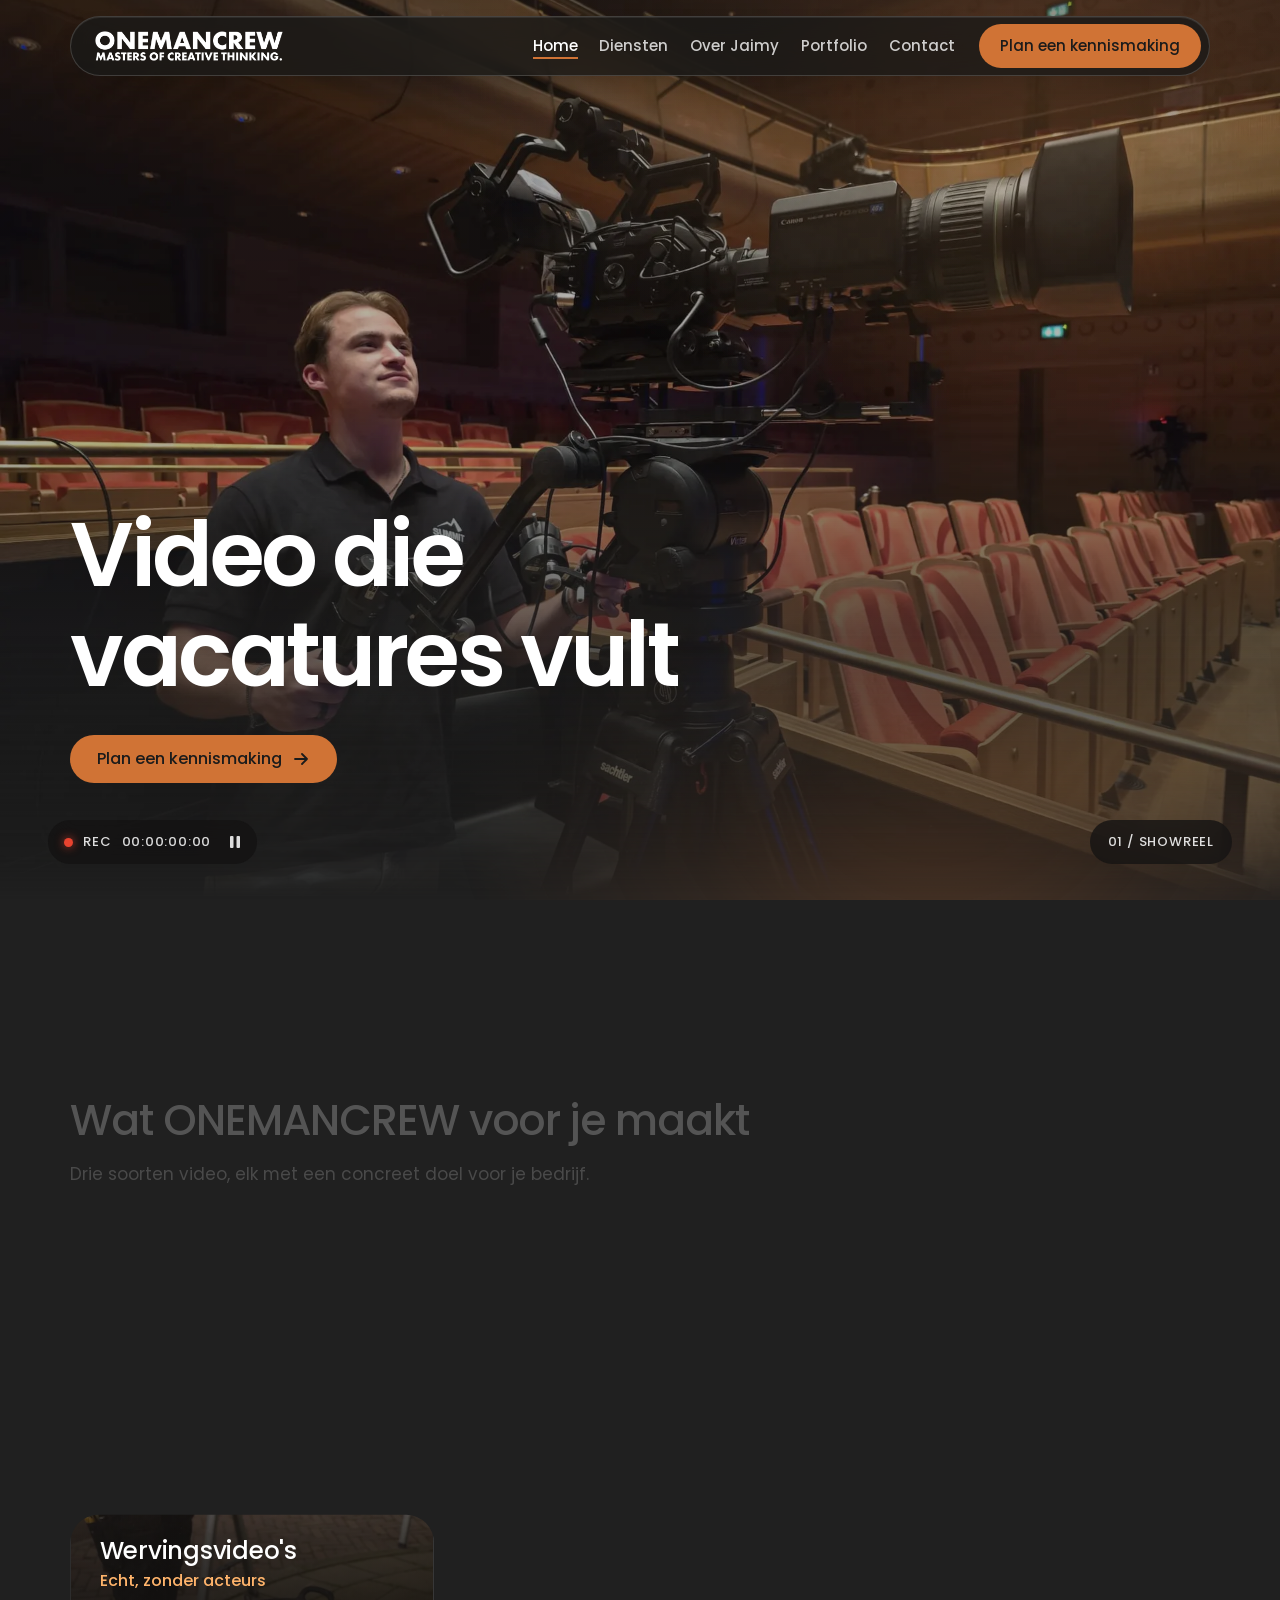
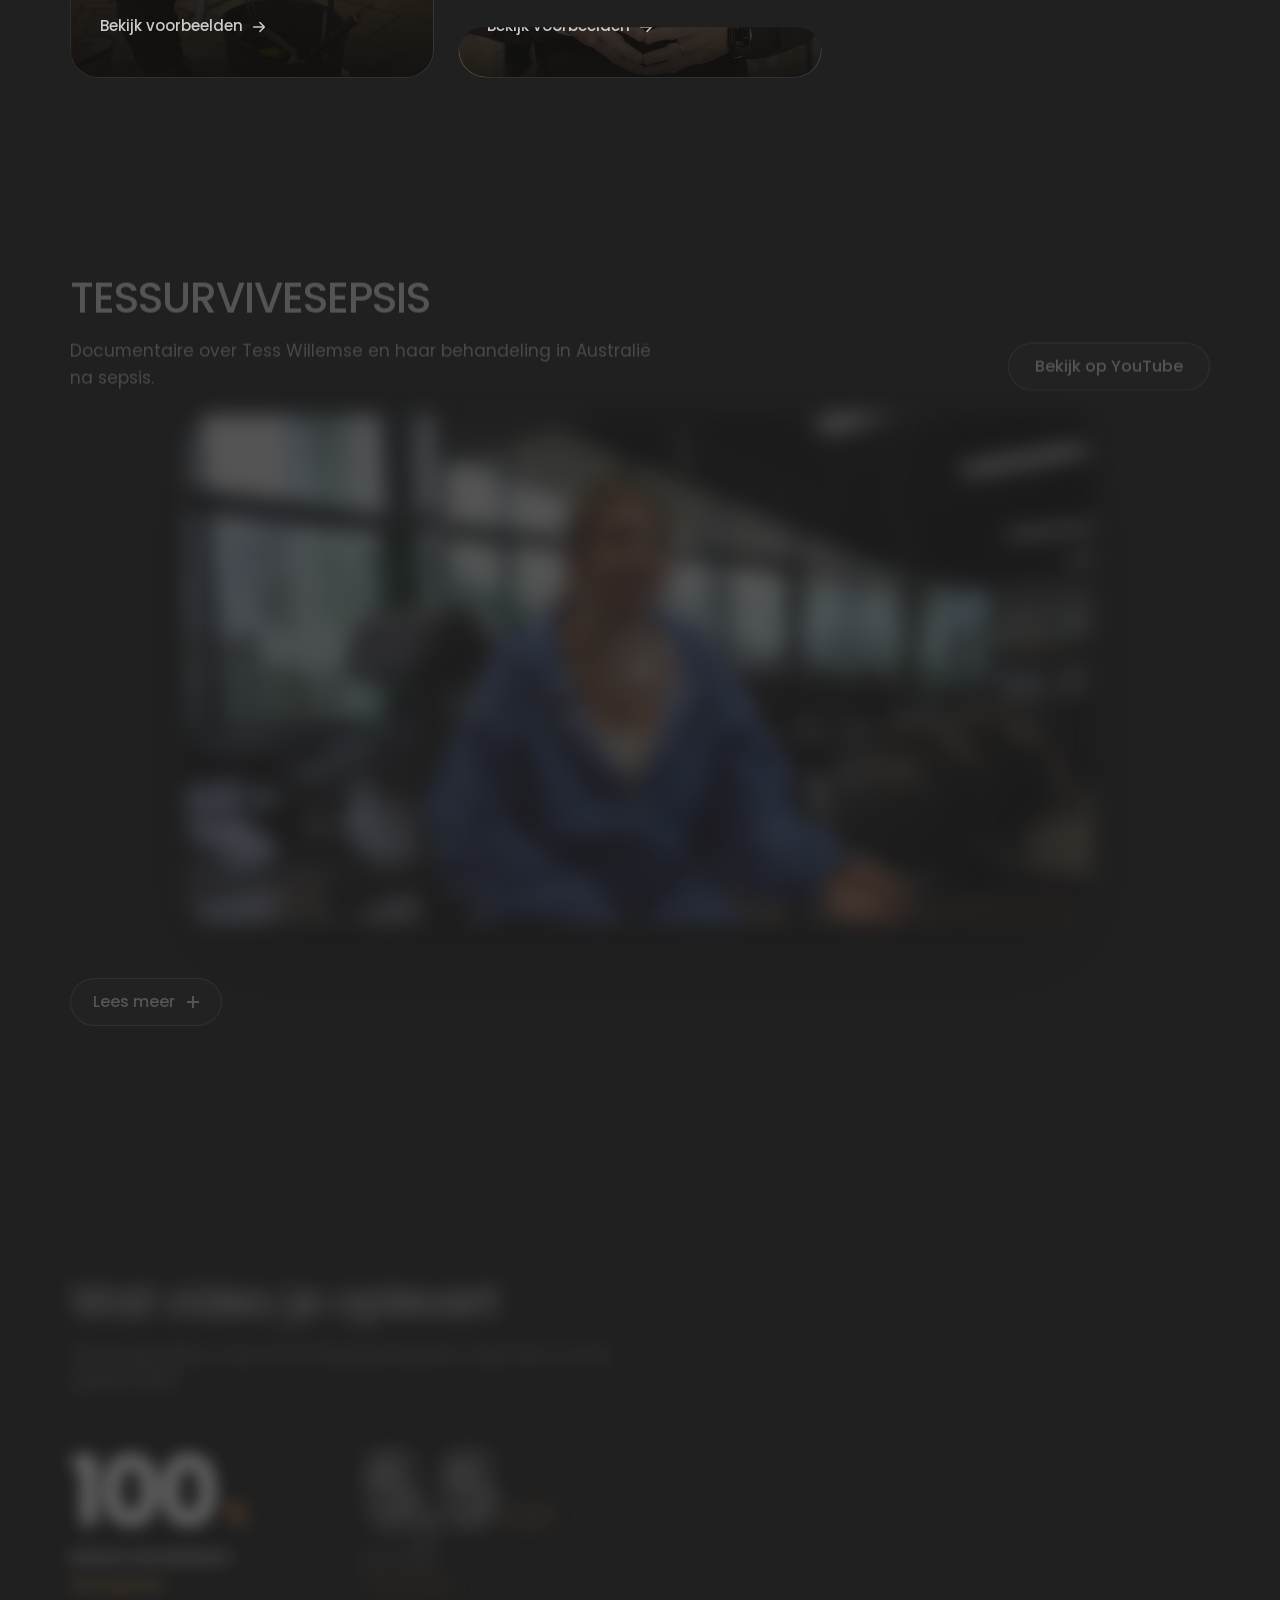
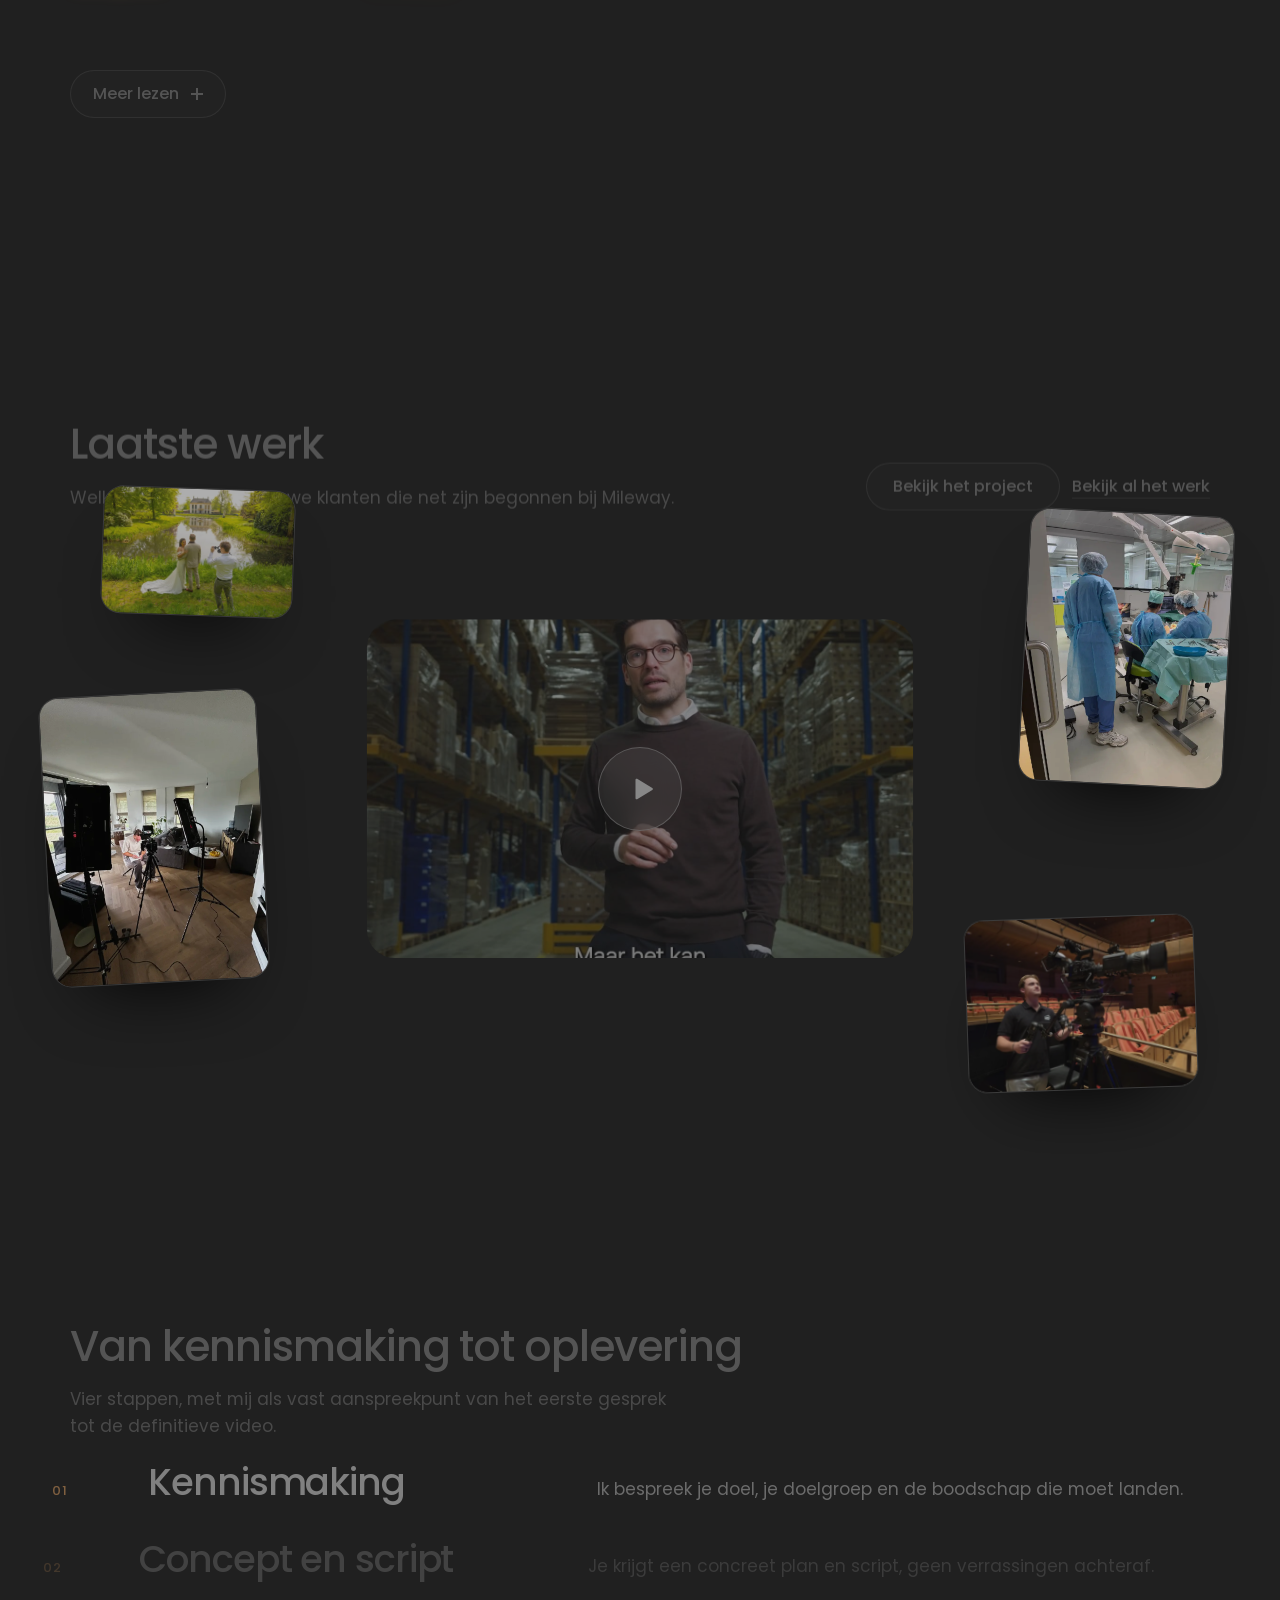
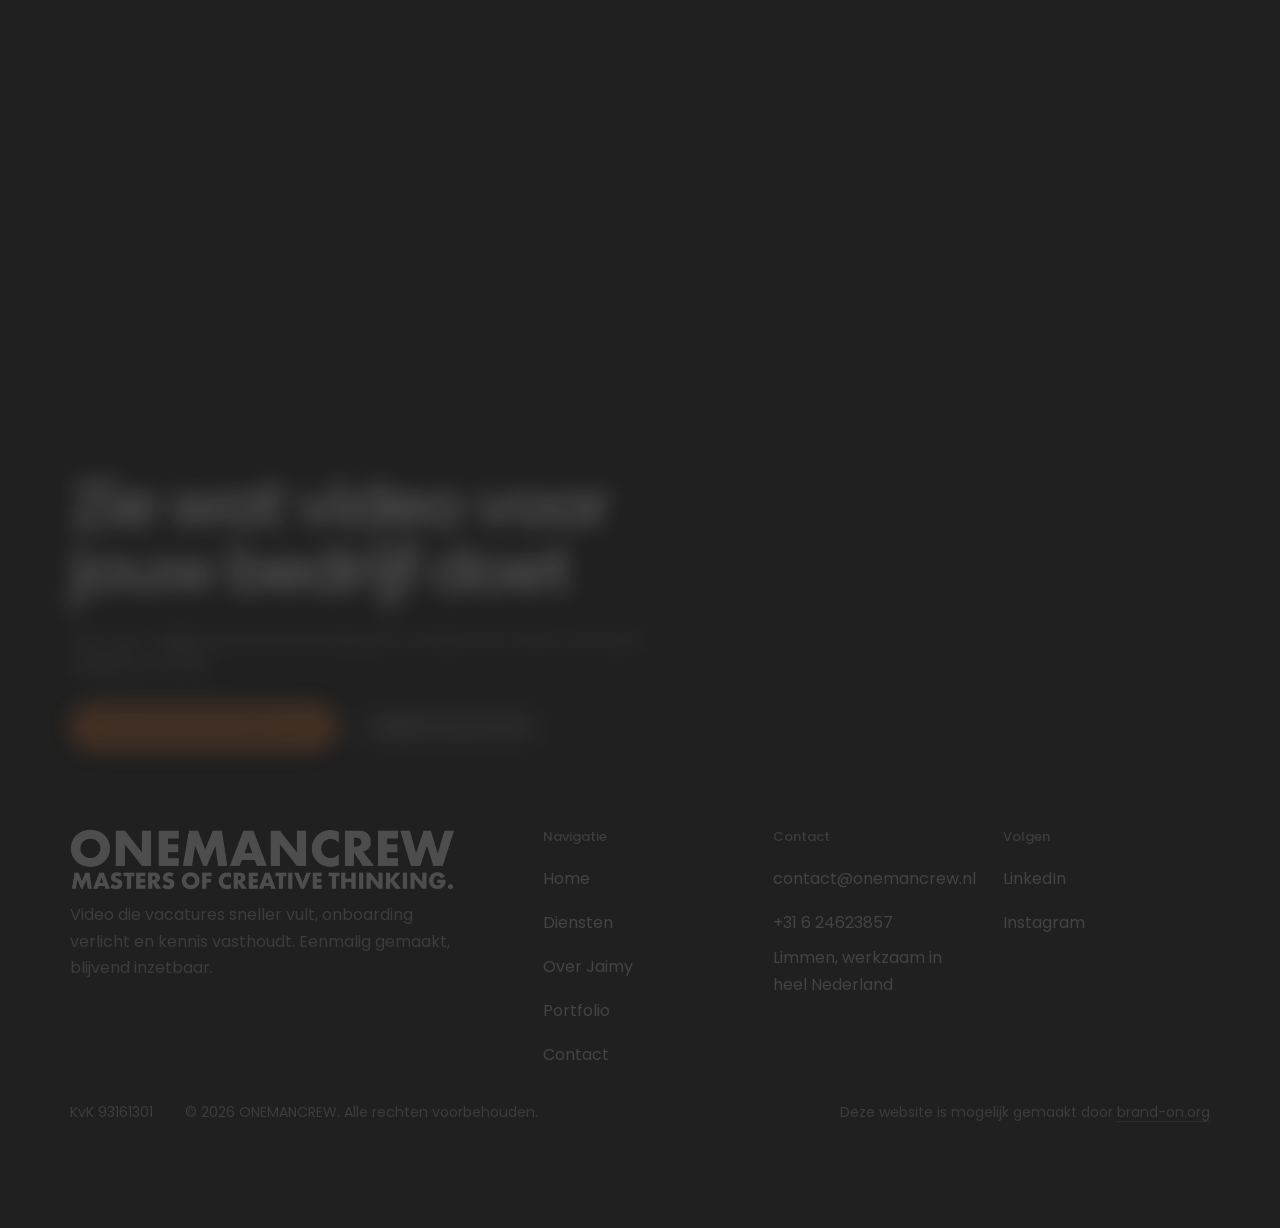
<file: index.html>
<!DOCTYPE html>
<html lang="nl">
<head>
  <meta charset="UTF-8">
  <meta name="viewport" content="width=device-width, initial-scale=1.0, viewport-fit=cover">
  <title>ONEMANCREW | Videoproductie voor werving, onboarding en instructie</title>
  <meta name="description" content="ONEMANCREW maakt wervingsvideo's, instructievideo's en recruitment advertenties die vacatures sneller vullen en onboarding verlichten. Vanuit Limmen, actief in heel Nederland.">
  <meta name="theme-color" content="#202020">
  <link rel="canonical" href="https://onemancrew.nl/">

  <meta property="og:type" content="website">
  <meta property="og:title" content="ONEMANCREW | Videoproductie voor werving, onboarding en instructie">
  <meta property="og:description" content="Video die vacatures sneller vult, onboarding verlicht en kennis vasthoudt. Ontdek wat ONEMANCREW voor jouw bedrijf kan maken.">
  <meta property="og:url" content="https://onemancrew.nl/">
  <meta property="og:image" content="https://onemancrew.nl/assets/img/og-image.jpg">
  <meta property="og:locale" content="nl_NL">
  <meta property="og:site_name" content="ONEMANCREW">
  <meta name="twitter:card" content="summary_large_image">

  <link rel="icon" type="image/png" href="assets/icons/favicon.png">
  <link rel="apple-touch-icon" href="assets/icons/apple-touch-icon.png">
  <link rel="preload" href="assets/fonts/poppins-600.woff2" as="font" type="font/woff2" crossorigin>
  <link rel="preload" href="assets/fonts/poppins-400.woff2" as="font" type="font/woff2" crossorigin>
  <link rel="stylesheet" href="assets/css/tokens.css">
  <link rel="stylesheet" href="assets/css/base.css">
  <link rel="stylesheet" href="assets/css/components.css">
  <link rel="stylesheet" href="assets/css/pages.css">
  <link rel="stylesheet" href="assets/css/flow.css">
  <link rel="stylesheet" href="assets/css/home.css">

  <script type="application/ld+json">
  {
    "@context": "https://schema.org",
    "@type": "LocalBusiness",
    "name": "ONEMANCREW",
    "description": "ONEMANCREW maakt wervingsvideo's, info- en instructievideo's en recruitment advertenties voor bedrijven in heel Nederland.",
    "image": "https://onemancrew.nl/assets/img/og-image.jpg",
    "url": "https://onemancrew.nl/",
    "taxID": "93161301",
    "telephone": "+31624623857",
    "email": "contact@onemancrew.nl",
    "address": {
      "@type": "PostalAddress",
      "addressLocality": "Limmen",
      "addressRegion": "Noord-Holland",
      "addressCountry": "NL"
    },
    "areaServed": "NL",
    "founder": {
      "@type": "Person",
      "name": "Jaimy van der Meer"
    },
    "sameAs": [
      "https://www.linkedin.com/company/onemancrew",
      "https://www.instagram.com/onemancrew.nl"
    ]
  }
  </script>
</head>
<body class="home" data-home>
  <a class="skip-link" href="#main">Direct naar inhoud</a>

  <header class="nav" data-nav>
    <div class="nav__pill">
      <a class="wordmark" href="./" aria-label="ONEMANCREW, naar de homepage"><img src="assets/img/onemancrew-logo.webp" alt="" width="720" height="115"></a>
      <nav class="nav__links" aria-label="Hoofdnavigatie">
        <ul>
          <li><a href="./" aria-current="page">Home</a></li>
          <li><a href="#aanbod">Diensten</a></li>
          <li><a href="over-ons">Over Jaimy</a></li>
          <li><a href="portfolio">Portfolio</a></li>
          <li><a href="contact">Contact</a></li>
        </ul>
      </nav>
      <a class="btn btn--primary btn--sm nav__cta" href="contact">Plan een kennismaking</a>
      <button type="button" class="nav__toggle" data-menu-toggle aria-expanded="false" aria-controls="menu" aria-label="Menu openen">
        <span></span><span></span>
      </button>
    </div>
  </header>

  <div class="menu" id="menu" data-menu data-lenis-prevent hidden>
    <nav aria-label="Mobiele navigatie">
      <ul class="menu__list">
        <li><a href="./" aria-current="page">Home</a></li>
        <li><a href="#aanbod">Diensten</a></li>
        <li><a href="over-ons">Over Jaimy</a></li>
        <li><a href="portfolio">Portfolio</a></li>
        <li><a href="contact">Contact</a></li>
      </ul>
    </nav>
    <div class="menu__foot">
      <a class="btn btn--primary" href="contact">Plan een kennismaking</a>
      <a class="menu__contact" href="tel:+31624623857">+31 6 24623857</a>
      <a class="menu__contact" href="mailto:contact@onemancrew.nl">contact@onemancrew.nl</a>
    </div>
  </div>

  <!-- Eén doorlopende take: vaste achtergrond met gloed en HUD over de hele pagina -->
  <div class="take-bg" aria-hidden="true"><i class="take-bg__warm"></i><i class="take-bg__cool"></i></div>
  <div class="take-hud">
    <div class="take-hud__rec">
      <span class="rec" aria-hidden="true"><span class="rec__dot"></span>REC <span data-take-timecode>00:00:00:00</span></span>
      <button type="button" class="hero__pause" data-motion-toggle aria-pressed="false" aria-label="Beweging pauzeren">
        <svg class="icon-pause" viewBox="0 0 14 14" fill="currentColor" aria-hidden="true"><rect x="2" y="1" width="3.5" height="12" rx="1"/><rect x="8.5" y="1" width="3.5" height="12" rx="1"/></svg>
        <svg class="icon-play" viewBox="0 0 14 14" fill="currentColor" aria-hidden="true"><path d="M3 1.2v11.6a.6.6 0 0 0 .9.5l9.3-5.8a.6.6 0 0 0 0-1L3.9.7a.6.6 0 0 0-.9.5z"/></svg>
      </button>
    </div>
    <p class="take-hud__scene" aria-hidden="true" data-take-scene>01 / SHOWREEL</p>
  </div>

  <main id="main">
    <!-- 01 SHOWREEL: schermvullende showreel, één kop, één knop.
         De showreel (assets/video/showreel.mp4) speelt gedempt en op lage dekking,
         zodat de kop leesbaar blijft. De foto is de poster tot de video speelt. -->
    <section class="hero take-hero" id="top" data-hero data-scene="Showreel" aria-labelledby="hero-heading">
      <div class="hero__media">
        <picture>
          <source type="image/webp" srcset="assets/img/bts/bts-05-sm.webp 960w, assets/img/bts/bts-05-lg.webp 1920w" sizes="(max-width: 767px) 300vw, 100vw">
          <img class="hero__img" src="assets/img/bts/bts-05.jpg" alt="Cameraman achter een broadcastcamera in een concertzaal met warm verlichte houten wanden" width="2000" height="1500" fetchpriority="high" decoding="async">
        </picture>
        <video class="hero__video" data-hero-video data-src="assets/video/showreel.mp4" autoplay muted loop playsinline preload="none" aria-hidden="true" tabindex="-1"></video>
      </div>
      <div class="hero__shade" aria-hidden="true"></div>
      <div class="wrap take-hero__inner">
        <h1 id="hero-heading"><span class="line"><span>Video die</span></span> <span class="line"><span>vacatures vult</span></span></h1>
        <a class="btn btn--primary take-hero__cta" href="contact">Plan een kennismaking
          <svg class="arrow" viewBox="0 0 18 18" fill="none" stroke="currentColor" stroke-width="1.8" stroke-linecap="round" stroke-linejoin="round" aria-hidden="true"><path d="M3 9h12M10 4l5 5-5 5"/></svg>
        </a>
      </div>
    </section>

    <!-- 02 DIENSTEN: drie videokaarten, spelen af bij hover of tik.
         Eén kaart tegelijk; de foto is de poster. -->
    <section class="scene" id="aanbod" data-scene="Diensten" aria-labelledby="aanbod-heading">
      <div class="wrap">
        <div class="scene__head">
          <h2 id="aanbod-heading">Wat ONEMANCREW voor je maakt</h2>
          <p class="lead">Drie soorten video, elk met een concreet doel voor je bedrijf.</p>
        </div>
        <div class="reels">
          <article class="reel" data-reel>
            <button type="button" class="reel__media" data-reel-toggle style="--pos: 50% 50%" aria-label="Speel het voorbeeld van wervingsvideo's af">
              <img src="assets/img/work/dienst-werving-poster.webp" alt="" width="1592" height="887" loading="lazy" decoding="async">
              <!-- Speelt alleen af bij hover of tik; laadt pas op dat moment -->
              <video data-src="assets/video/dienst-werving.mp4" data-start="7.19" muted loop playsinline preload="none" tabindex="-1"></video>
            </button>
            <span class="rec reel__rec" aria-hidden="true"><span class="rec__dot"></span>REC</span>
            <div class="reel__info">
              <h3>Wervingsvideo's</h3>
              <p>Echt, zonder acteurs</p>
              <a class="reel__link" href="portfolio?filter=werving" aria-label="Bekijk voorbeelden van wervingsvideo's">Bekijk voorbeelden
                <svg class="arrow" viewBox="0 0 18 18" fill="none" stroke="currentColor" stroke-width="1.8" stroke-linecap="round" stroke-linejoin="round" aria-hidden="true"><path d="M3 9h12M10 4l5 5-5 5"/></svg>
              </a>
            </div>
          </article>
          <article class="reel" data-reel>
            <button type="button" class="reel__media" data-reel-toggle style="--pos: 47% 50%" aria-label="Speel het voorbeeld van info- en instructievideo's af">
              <img src="assets/img/work/dienst-instructie-poster.webp" alt="" width="1595" height="891" loading="lazy" decoding="async">
              <!-- Speelt alleen af bij hover of tik; laadt pas op dat moment -->
              <video data-src="assets/video/dienst-instructie.mp4" data-start="4" muted loop playsinline preload="none" tabindex="-1"></video>
            </button>
            <span class="rec reel__rec" aria-hidden="true"><span class="rec__dot"></span>REC</span>
            <div class="reel__info">
              <h3>Info- en instructievideo's</h3>
              <p>Eén keer uitleggen</p>
              <a class="reel__link" href="portfolio?filter=info" aria-label="Bekijk voorbeelden van info- en instructievideo's">Bekijk voorbeelden
                <svg class="arrow" viewBox="0 0 18 18" fill="none" stroke="currentColor" stroke-width="1.8" stroke-linecap="round" stroke-linejoin="round" aria-hidden="true"><path d="M3 9h12M10 4l5 5-5 5"/></svg>
              </a>
            </div>
          </article>
          <article class="reel" data-reel>
            <button type="button" class="reel__media" data-reel-toggle style="--pos: 50% 50%" aria-label="Speel het voorbeeld van recruitment advertenties af">
              <img src="assets/img/work/dienst-advertenties-poster.webp" alt="" width="1593" height="890" loading="lazy" decoding="async">
              <!-- Speelt alleen af bij hover of tik; laadt pas op dat moment -->
              <video data-src="assets/video/dienst-advertenties.mp4" data-start="5" muted loop playsinline preload="none" tabindex="-1"></video>
            </button>
            <span class="rec reel__rec" aria-hidden="true"><span class="rec__dot"></span>REC</span>
            <div class="reel__info">
              <h3>Recruitment advertenties</h3>
              <p>Opvallen op social</p>
              <a class="reel__link" href="portfolio?filter=advertenties" aria-label="Bekijk voorbeelden van recruitment advertenties">Bekijk voorbeelden
                <svg class="arrow" viewBox="0 0 18 18" fill="none" stroke="currentColor" stroke-width="1.8" stroke-linecap="round" stroke-linejoin="round" aria-hidden="true"><path d="M3 9h12M10 4l5 5-5 5"/></svg>
              </a>
            </div>
          </article>
        </div>
      </div>
    </section>

    <!-- 03 DOCUMENTAIRE: YouTube-video. De speler van YouTube laadt pas na een klik op afspelen;
         tot die tijd staat alleen de thumbnail er (snel, en YouTube plaatst nog geen cookies). -->
    <section class="scene" id="documentaire" data-scene="Documentaire" aria-labelledby="docu-heading">
      <div class="wrap">
        <div class="scene__head scene__head--row">
          <div>
            <h2 id="docu-heading">TESSURVIVESEPSIS</h2>
            <p class="lead">Documentaire over Tess Willemse en haar behandeling in Australië na sepsis.</p>
          </div>
          <div class="btn-row">
            <a class="btn btn--secondary" href="https://youtu.be/fIsMEhKlXpw" target="_blank" rel="noopener noreferrer">Bekijk op YouTube</a>
          </div>
        </div>
        <div class="docu-stage">
          <div class="player" data-youtube="fIsMEhKlXpw" data-title="TESSURVIVESEPSIS, documentaire">
            <img class="player__poster" src="assets/img/work/tess-poster.webp" alt="" width="1600" height="781" loading="lazy" decoding="async">
            <button type="button" class="player__play" data-youtube-play aria-label="Speel de documentaire TESSURVIVESEPSIS af">
              <span class="player__disc"><svg viewBox="0 0 24 24" fill="currentColor" aria-hidden="true"><path d="M6 3.5v17a1 1 0 0 0 1.5.9l14-8.5a1 1 0 0 0 0-1.8l-14-8.5A1 1 0 0 0 6 3.5z"/></svg></span>
            </button>
          </div>
        </div>
        <details class="more">
          <summary class="more__toggle"><span class="more__closed">Lees meer</span><span class="more__open">Lees minder</span></summary>
          <div class="more__body more__body--story">
            <div class="credits">
              <p><span>Gemaakt door</span> Jaimy van der Meer</p>
              <p><span>In samenwerking met</span> Rob Prass - Angelica Baltus</p>
              <p><span>Met ondersteuning van</span> Suzan Verkaart</p>
              <p><span>Featuring</span> Tess Willemse, Liz Willemse, Mieke Willemse en Sanne Uittenbogaard.</p>
            </div>
            <div class="story-text">
              <p>Castricum - De 21-jarige Tess Willemse lijdt aan het Post-Sepsis Syndroom, een verzameling klachten die mensen kunnen krijgen na een ernstige bloedvergiftiging (sepsis). Ook als de infectie is overwonnen, blijven zij vaak lange tijd met gezondheidsproblemen zitten. Vorig jaar werd een crowdfunding gestart voor de behandeling van Tess in Australië. Die is inmiddels geslaagd. Belangstellenden kunnen het resultaat van de afgelopen maanden zien in een documentaire die op 19 maart in het Corso theater wordt vertoond.</p>
              <p>Deze krant besteedde vorig jaar verschillende keren aandacht aan de ziekte van Tess. Met de opbrengst van de crowdfundingsactie is zij begin september vorig jaar afgereisd naar Australië, omdat zij alleen daar kon worden behandeld aan het Post Sepsis Syndroom. Zij kwam eind november terug. Tijdens haar verblijf werd Tess al die tijd vergezeld door haar moeder. Daarnaast wisselden haar vader, opa en tante elkaar af. Ze vertelt hoe het nu met haar gaat: „Het was een hele bijzondere en helpende therapie. Het heeft er onder andere voor gezorgd dat ik mij niet meer steeds zo ziek voel na een kleine activiteit. In feite hebben ze mijn zenuwstelsel gereset door middel van oefeningen, waarbij de blokkades in je lichaam worden geactiveerd om vervolgens te kalmeren. Die oefeningen doe ik op een fitnessapparaat met weinig tegengewicht, maar het voelt als heel zwaar.</p>
              <p>Ik doe deze oefeningen nu vijf keer per week bij Personal Gym die daarvoor een speciale ruimte beschikbaar heeft gesteld. Met de therapie ga ik door in Utrecht, maar ik hou ook contact met mijn therapeut in Australië. Hopelijk heb ik dan in de toekomst meer energie om met de studie NeuroPhysics te starten.”</p>
              <p>Angélica Baltus, die zich met Suzan Verkaart sterk heeft gemaakt voor de crowdfunding van Tess, laat weten hoe de actie is verlopen: „We zijn in december met de activiteiten gestopt. De teller stond toen op ruim € 55.000,-. In totaal zijn er 1.083 donaties binnengekomen, waar we heel blij mee waren. Dat bedrag was ook hard nodig en is volledig besteed. We willen nu iets terugdoen en hebben een documentaire laten maken die een terugblik laat zien op de periode van Tess voor en tijdens sepsis, het verblijf in Australië en hoe het nu met haar gaat. Onemancrew heeft de documentaire gemaakt, Suzan en ik waren verantwoordelijk voor de productie, onder regie van Rob Prass. We willen met deze docu bereiken dat er meer bekend wordt over sepsis, want dat ontbreekt er nog aan bij deze sluipmoordenaar.”</p>
            </div>
          </div>
        </details>
      </div>
    </section>

    <!-- 04 RESULTAAT: problemen en resultaten in één rij met grote cijfers -->
    <section class="scene" id="resultaat" data-scene="Resultaat" aria-labelledby="resultaat-heading">
      <div class="wrap">
        <div class="scene__head">
          <h2 id="resultaat-heading">Wat video je oplevert</h2>
          <p class="lead">Geen garanties, maar de richting die klanten vaak zien na een goede video.</p>
        </div>
        <ul class="figures">
          <li class="figure">
            <p class="figure__num">100<small>%</small></p>
            <p class="figure__note">betere kandidaten</p>
            <p class="tag">Wervingsvideo</p>
          </li>
          <li class="figure">
            <p class="figure__num">5,5<small>uur</small></p>
            <p class="figure__note">per week</p>
            <p class="tag">Instructievideo</p>
          </li>
          <li class="figure">
            <p class="figure__num">75<small>%</small></p>
            <p class="figure__note">van de kennis blijft behouden</p>
            <p class="tag">Instructievideo</p>
          </li>
          <li class="figure">
            <p class="figure__num">100<small>%</small></p>
            <p class="figure__note">zelfverzekerd starten</p>
            <p class="tag">Wervingsvideo</p>
          </li>
        </ul>
        <details class="more">
          <summary class="more__toggle"><span class="more__closed">Meer lezen</span><span class="more__open">Minder lezen</span></summary>
          <div class="more__body">
            <div>
              <h3 class="more__title">Drie herkenbare problemen</h3>
              <ul class="more__list">
                <li><strong>Vacatures blijven te lang openstaan.</strong> Elke week zonder de juiste kandidaat kost geld en zet druk op de rest van je team.</li>
                <li><strong>Onboarding kost collega's te veel tijd.</strong> Nieuwe medewerkers vragen om uitleg die je beste mensen van hun werk houdt.</li>
                <li><strong>Instructies en handleidingen worden niet gelezen.</strong> Belangrijke kennis staat wel op papier, maar bereikt in de praktijk bijna niemand.</li>
              </ul>
            </div>
            <div>
              <h3 class="more__title">Wat de cijfers betekenen</h3>
              <ul class="more__list">
                <li><strong>Meer sollicitaties op je vacature.</strong> Kandidaten die vooraf weten wat de functie inhoudt, solliciteren sneller en passen beter bij de rol.</li>
                <li><strong>Minder tijd kwijt aan mondelinge uitleg.</strong> Een instructievideo legt het één keer goed uit, in plaats van dat collega's het steeds opnieuw moeten doen.</li>
                <li><strong>Minder kennisverlies door personeelsverloop.</strong> Kennis van vertrekkende medewerkers gaat niet verloren, maar staat vast op video voor iedereen die na hen komt.</li>
                <li><strong>Minder verloop door realistische verwachtingen.</strong> Nieuwe medewerkers weten al voor hun eerste werkdag wat ze kunnen verwachten. Dat scheelt teleurstellingen achteraf.</li>
              </ul>
            </div>
          </div>
        </details>
      </div>
    </section>

    <!-- 05 WERK: laatste werk. In fase 3 komen hier de zwevende 3D-panelen omheen. -->
    <section class="scene" id="werk" data-scene="Werk" aria-labelledby="werk-heading">
      <div class="wrap">
        <div class="scene__head scene__head--row">
          <div>
            <h2 id="werk-heading">Laatste werk</h2>
            <p class="lead">Welkomstvideo voor nieuwe klanten die net zijn begonnen bij Mileway.</p>
          </div>
          <div class="btn-row">
            <a class="btn btn--secondary" href="portfolio#project-05">Bekijk het project</a>
            <a class="link" href="portfolio">Bekijk al het werk</a>
          </div>
        </div>
        <div class="work-stage" data-work-stage>
          <!-- Zwevende panelen uit het portfolio. Dit is de statische versie; op apparaten die het
               aankunnen zet assets/js/work-3d.js er 3D-panelen voor in de plaats.
               PLACEHOLDER: geef een paneel data-video="assets/video/paneel-1.mp4" (korte loop,
               zonder geluid, max 1 MB) om er een bewegend videopaneel van te maken. -->
          <ul class="float" data-float aria-hidden="true">
            <li class="float__item float__item--a" data-float-item data-depth="-140" data-turn="16" data-focus="50 62" data-video=""><img src="assets/img/bts/bts-03-sm.webp" alt="" width="720" height="960" loading="lazy" decoding="async" style="object-position: 50% 62%"></li>
            <li class="float__item float__item--b" data-float-item data-depth="-520" data-turn="22" data-focus="55 50" data-video=""><img src="assets/img/bts/bts-04-sm.webp" alt="" width="800" height="533" loading="lazy" decoding="async" style="object-position: 55% 50%"></li>
            <li class="float__item float__item--c" data-float-item data-depth="-220" data-turn="-16" data-focus="50 35" data-video=""><img src="assets/img/bts/bts-06-sm.webp" alt="" width="720" height="960" loading="lazy" decoding="async" style="object-position: 50% 35%"></li>
            <li class="float__item float__item--d" data-float-item data-depth="-420" data-turn="-22" data-focus="38 45" data-video=""><img src="assets/img/bts/bts-05-sm.webp" alt="" width="960" height="720" loading="lazy" decoding="async" style="object-position: 38% 45%"></li>
          </ul>
          <div class="player" data-player>
            <video preload="none" playsinline controls poster="assets/img/work/mileway-poster.jpg" aria-label="Onboardingvideo voor Mileway">
              <source src="assets/video/mileway-onboarding.mp4" type="video/mp4">
            </video>
            <picture>
              <source type="image/webp" srcset="assets/img/work/mileway-poster-sm.webp 720w, assets/img/work/mileway-poster-lg.webp 1280w" sizes="(min-width: 1024px) 70vw, 100vw">
              <img class="player__poster" src="assets/img/work/mileway-poster.jpg" alt="" width="1920" height="1080" loading="lazy" decoding="async">
            </picture>
            <button type="button" class="player__play" data-player-play aria-label="Speel de onboardingvideo voor Mileway af">
              <span class="player__disc"><svg viewBox="0 0 24 24" fill="currentColor" aria-hidden="true"><path d="M6 3.5v17a1 1 0 0 0 1.5.9l14-8.5a1 1 0 0 0 0-1.8l-14-8.5A1 1 0 0 0 6 3.5z"/></svg></span>
            </button>
          </div>
        </div>
      </div>
    </section>

    <!-- 06 WERKWIJZE: vier stappen, elk één regel -->
    <section class="scene" id="werkwijze" data-scene="Werkwijze" aria-labelledby="werkwijze-heading">
      <div class="wrap">
        <div class="scene__head">
          <h2 id="werkwijze-heading">Van kennismaking tot oplevering</h2>
          <p class="lead">Vier stappen, met mij als vast aanspreekpunt van het eerste gesprek tot de definitieve video.</p>
        </div>
        <ol class="shots">
          <li>
            <span class="shots__num" aria-hidden="true">01</span>
            <h3>Kennismaking</h3>
            <p>Ik bespreek je doel, je doelgroep en de boodschap die moet landen.</p>
          </li>
          <li>
            <span class="shots__num" aria-hidden="true">02</span>
            <h3>Concept en script</h3>
            <p>Je krijgt een concreet plan en script, geen verrassingen achteraf.</p>
          </li>
          <li>
            <span class="shots__num" aria-hidden="true">03</span>
            <h3>Opname</h3>
            <p>Op locatie of in de studio, inclusief dronebeeld waar dat waarde toevoegt.</p>
          </li>
          <li>
            <span class="shots__num" aria-hidden="true">04</span>
            <h3>Montage en oplevering</h3>
            <p>Je ontvangt de video in de formaten die je nodig hebt, klaar voor gebruik.</p>
          </li>
        </ol>
      </div>
    </section>
  </main>

  <!-- AFSLUITING + FOOTER -->
  <footer class="closing" id="afsluiting" data-scene="Contact">
    <div class="glow glow--low" aria-hidden="true"></div>
    <div class="wrap">
      <div class="closing__cta">
        <h2>Zie wat video voor jouw bedrijf doet</h2>
        <p class="lead">Plan een vrijblijvende kennismaking en ontdek wat video voor jouw bedrijf kan doen.</p>
        <div class="btn-row">
          <a class="btn btn--primary" href="contact">Plan een kennismaking
            <svg class="arrow" viewBox="0 0 18 18" fill="none" stroke="currentColor" stroke-width="1.8" stroke-linecap="round" stroke-linejoin="round" aria-hidden="true"><path d="M3 9h12M10 4l5 5-5 5"/></svg>
          </a>
          <a class="btn btn--secondary" href="portfolio">Bekijk het portfolio</a>
        </div>
      </div>
      <div class="closing__grid">
        <div class="closing__brand">
          <a class="wordmark" href="./" aria-label="ONEMANCREW, naar de homepage"><img src="assets/img/onemancrew-logo.webp" alt="" width="720" height="115"></a>
          <p class="muted">Video die vacatures sneller vult, onboarding verlicht en kennis vasthoudt. Eenmalig gemaakt, blijvend inzetbaar.</p>
        </div>
        <div>
          <h3>Navigatie</h3>
          <ul class="closing__list">
            <li><a href="./">Home</a></li>
            <li><a href="./#aanbod">Diensten</a></li>
            <li><a href="over-ons">Over Jaimy</a></li>
            <li><a href="portfolio">Portfolio</a></li>
            <li><a href="contact">Contact</a></li>
          </ul>
        </div>
        <div>
          <h3>Contact</h3>
          <ul class="closing__list">
            <li><a href="mailto:contact@onemancrew.nl">contact@onemancrew.nl</a></li>
            <li><a href="tel:+31624623857">+31 6 24623857</a></li>
            <li><span>Limmen, werkzaam in heel Nederland</span></li>
          </ul>
        </div>
        <div>
          <h3>Volgen</h3>
          <ul class="closing__list">
            <li><a href="https://www.linkedin.com/company/onemancrew" target="_blank" rel="noopener noreferrer">LinkedIn</a></li>
            <li><a href="https://www.instagram.com/onemancrew.nl" target="_blank" rel="noopener noreferrer">Instagram</a></li>
          </ul>
        </div>
      </div>
      <div class="closing__legal">
        <p>KvK 93161301</p>
        <p>&copy; <span data-year>2026</span> ONEMANCREW. Alle rechten voorbehouden.</p>
        <p>Deze website is mogelijk gemaakt door <a class="text-link" href="https://brand-on.org" target="_blank" rel="noopener">brand-on.org</a></p>
      </div>
    </div>
  </footer>

  <script type="module" src="assets/js/main.js"></script>
</body>
</html>
</file>
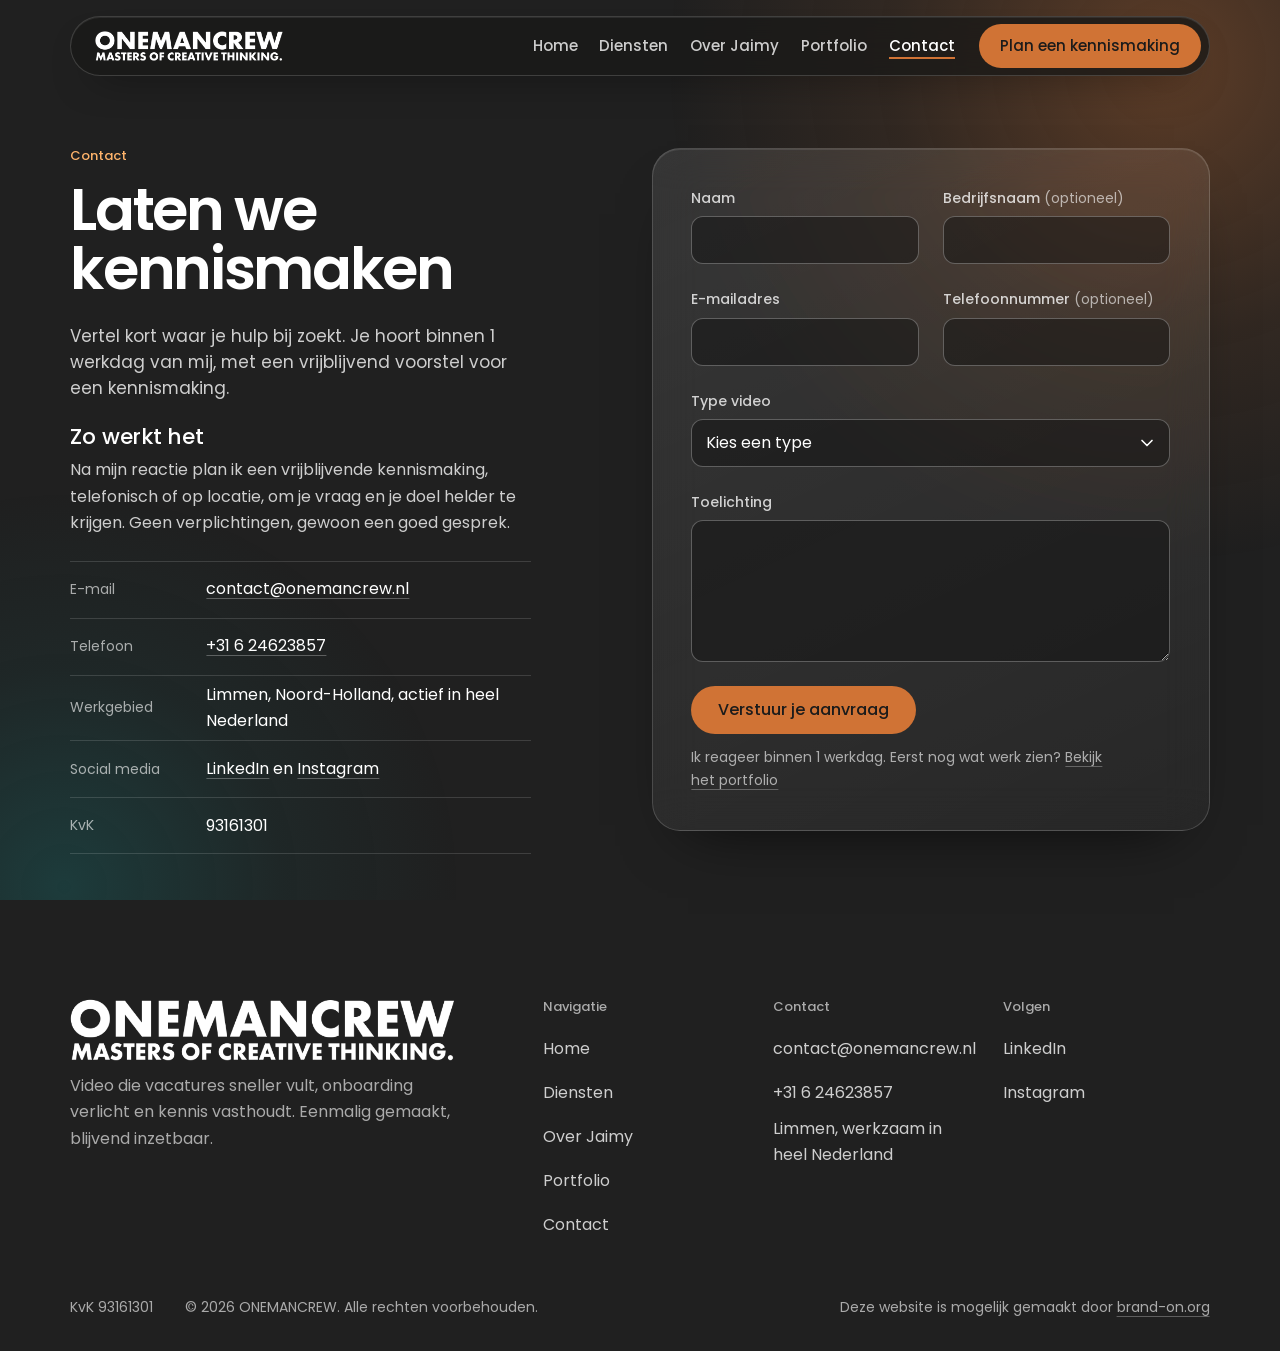
<file: contact.html>
<!DOCTYPE html>
<html lang="nl">
<head>
  <meta charset="UTF-8">
  <meta name="viewport" content="width=device-width, initial-scale=1.0, viewport-fit=cover">
  <title>Contact | ONEMANCREW</title>
  <meta name="description" content="Plan een vrijblijvende kennismaking met ONEMANCREW. Je hoort binnen 1 werkdag van mij. Bereikbaar via telefoon, e-mail of het contactformulier.">
  <meta name="theme-color" content="#202020">
  <link rel="canonical" href="https://onemancrew.nl/contact">

  <meta property="og:type" content="website">
  <meta property="og:title" content="Contact | ONEMANCREW">
  <meta property="og:description" content="Plan een vrijblijvende kennismaking met ONEMANCREW. Je hoort binnen 1 werkdag van mij.">
  <meta property="og:url" content="https://onemancrew.nl/contact">
  <meta property="og:image" content="https://onemancrew.nl/assets/img/og-image.jpg">
  <meta property="og:locale" content="nl_NL">
  <meta property="og:site_name" content="ONEMANCREW">
  <meta name="twitter:card" content="summary_large_image">

  <link rel="icon" type="image/png" href="assets/icons/favicon.png">
  <link rel="apple-touch-icon" href="assets/icons/apple-touch-icon.png">
  <link rel="preload" href="assets/fonts/poppins-600.woff2" as="font" type="font/woff2" crossorigin>
  <link rel="preload" href="assets/fonts/poppins-400.woff2" as="font" type="font/woff2" crossorigin>
  <link rel="stylesheet" href="assets/css/tokens.css">
  <link rel="stylesheet" href="assets/css/base.css">
  <link rel="stylesheet" href="assets/css/components.css">
  <link rel="stylesheet" href="assets/css/pages.css">
  <link rel="stylesheet" href="assets/css/flow.css">

  <script type="application/ld+json">
  {
    "@context": "https://schema.org",
    "@type": "LocalBusiness",
    "name": "ONEMANCREW",
    "description": "ONEMANCREW maakt wervingsvideo's, info- en instructievideo's en recruitment advertenties voor bedrijven in heel Nederland.",
    "image": "https://onemancrew.nl/assets/img/og-image.jpg",
    "url": "https://onemancrew.nl/",
    "taxID": "93161301",
    "telephone": "+31624623857",
    "email": "contact@onemancrew.nl",
    "address": {
      "@type": "PostalAddress",
      "addressLocality": "Limmen",
      "addressRegion": "Noord-Holland",
      "addressCountry": "NL"
    },
    "areaServed": "NL",
    "founder": {
      "@type": "Person",
      "name": "Jaimy van der Meer"
    },
    "sameAs": [
      "https://www.linkedin.com/company/onemancrew",
      "https://www.instagram.com/onemancrew.nl"
    ]
  }
  </script>
</head>
<body class="flow">
  <a class="skip-link" href="#main">Direct naar inhoud</a>

  <header class="nav" data-nav>
    <div class="nav__pill">
      <a class="wordmark" href="./" aria-label="ONEMANCREW, naar de homepage"><img src="assets/img/onemancrew-logo.webp" alt="" width="720" height="115"></a>
      <nav class="nav__links" aria-label="Hoofdnavigatie">
        <ul>
          <li><a href="./">Home</a></li>
          <li><a href="./#aanbod">Diensten</a></li>
          <li><a href="over-ons">Over Jaimy</a></li>
          <li><a href="portfolio">Portfolio</a></li>
          <li><a href="contact" aria-current="page">Contact</a></li>
        </ul>
      </nav>
      <a class="btn btn--primary btn--sm nav__cta" href="contact">Plan een kennismaking</a>
      <button type="button" class="nav__toggle" data-menu-toggle aria-expanded="false" aria-controls="menu" aria-label="Menu openen">
        <span></span><span></span>
      </button>
    </div>
  </header>

  <div class="menu" id="menu" data-menu hidden>
    <nav aria-label="Mobiele navigatie">
      <ul class="menu__list">
        <li><a href="./">Home</a></li>
        <li><a href="./#aanbod">Diensten</a></li>
        <li><a href="over-ons">Over Jaimy</a></li>
        <li><a href="portfolio">Portfolio</a></li>
        <li><a href="contact" aria-current="page">Contact</a></li>
      </ul>
    </nav>
    <div class="menu__foot">
      <a class="btn btn--primary" href="contact">Plan een kennismaking</a>
      <a class="menu__contact" href="tel:+31624623857">+31 6 24623857</a>
      <a class="menu__contact" href="mailto:contact@onemancrew.nl">contact@onemancrew.nl</a>
    </div>
  </div>

  <div class="take-bg" aria-hidden="true"><i class="take-bg__warm"></i><i class="take-bg__cool"></i></div>
  <main id="main">
    <!-- CONTACT -->
    <section class="section contact" id="top" aria-labelledby="contact-heading">
      <div class="glow" aria-hidden="true"></div>
      <div class="wrap">
        <div class="contact__grid">
          <div class="contact__intro">
            <div>
              <p class="eyebrow">Contact</p>
              <h1 id="contact-heading">Laten we kennismaken</h1>
            </div>
            <p class="lead">Vertel kort waar je hulp bij zoekt. Je hoort binnen 1 werkdag van mij, met een vrijblijvend voorstel voor een kennismaking.</p>
            <div class="contact__how">
              <h2>Zo werkt het</h2>
              <p>Na mijn reactie plan ik een vrijblijvende kennismaking, telefonisch of op locatie, om je vraag en je doel helder te krijgen. Geen verplichtingen, gewoon een goed gesprek.</p>
            </div>
            <dl class="contact__list">
              <div>
                <dt>E-mail</dt>
                <dd><a class="text-link" href="mailto:contact@onemancrew.nl">contact@onemancrew.nl</a></dd>
              </div>
              <div>
                <dt>Telefoon</dt>
                <dd><a class="text-link" href="tel:+31624623857">+31 6 24623857</a></dd>
              </div>
              <div>
                <dt>Werkgebied</dt>
                <dd>Limmen, Noord-Holland, actief in heel Nederland</dd>
              </div>
              <div>
                <dt>Social media</dt>
                <dd><a class="text-link" href="https://www.linkedin.com/company/onemancrew" target="_blank" rel="noopener noreferrer">LinkedIn</a> en <a class="text-link" href="https://www.instagram.com/onemancrew.nl" target="_blank" rel="noopener noreferrer">Instagram</a></dd>
              </div>
              <div>
                <dt>KvK</dt>
                <dd>93161301</dd>
              </div>
            </dl>
          </div>

          <div class="contact__form">
            <!-- Het formulier verstuurt de aanvraag direct via Web3Forms (data-endpoint).
                 De toegangssleutel staat in het verborgen veld access_key. Zolang dat veld
                 leeg is, opent als noodoplossing het e-mailprogramma van de bezoeker. -->
            <form class="glass form" data-contact-form data-endpoint="https://api.web3forms.com/submit" action="mailto:contact@onemancrew.nl" method="post" enctype="text/plain">
              <!-- WEB3FORMS: toegangssleutel (access key) van web3forms.com; mag openbaar zijn -->
              <input type="hidden" name="access_key" value="c36d3f33-48b7-4d54-b849-a5e7c8aebf29">
              <!-- Valkuil voor spamrobots: mensen zien dit veld niet en laten het leeg -->
              <input type="checkbox" name="botcheck" tabindex="-1" autocomplete="off" aria-hidden="true" style="display: none">
              <div class="form__row">
                <div class="field">
                  <label for="contact-name">Naam</label>
                  <input type="text" id="contact-name" name="name" required autocomplete="name" aria-describedby="error-name">
                  <p class="field__error" id="error-name" data-error-for="name" hidden></p>
                </div>
                <div class="field">
                  <label for="contact-company">Bedrijfsnaam <span class="field__opt">(optioneel)</span></label>
                  <input type="text" id="contact-company" name="company" autocomplete="organization">
                </div>
              </div>
              <div class="form__row">
                <div class="field">
                  <label for="contact-email">E-mailadres</label>
                  <input type="email" id="contact-email" name="email" required autocomplete="email" aria-describedby="error-email">
                  <p class="field__error" id="error-email" data-error-for="email" hidden></p>
                </div>
                <div class="field">
                  <label for="contact-phone">Telefoonnummer <span class="field__opt">(optioneel)</span></label>
                  <input type="tel" id="contact-phone" name="phone" autocomplete="tel" aria-describedby="error-phone">
                  <p class="field__error" id="error-phone" data-error-for="phone" hidden></p>
                </div>
              </div>
              <div class="field">
                <label for="contact-video-type">Type video</label>
                <select id="contact-video-type" name="videoType" required aria-describedby="error-videoType">
                  <option value="" selected disabled>Kies een type</option>
                  <option value="werving">Wervingsvideo</option>
                  <option value="info">Info- of instructievideo</option>
                  <option value="advertentie">Recruitment advertentie</option>
                  <option value="anders">Nog niet zeker</option>
                </select>
                <p class="field__error" id="error-videoType" data-error-for="videoType" hidden></p>
              </div>
              <div class="field">
                <label for="contact-message">Toelichting</label>
                <textarea id="contact-message" name="message" required rows="5" aria-describedby="error-message"></textarea>
                <p class="field__error" id="error-message" data-error-for="message" hidden></p>
              </div>
              <div class="form__foot">
                <button type="submit" class="btn btn--primary">Verstuur je aanvraag</button>
                <p class="form__status" role="status" data-form-status></p>
                <p class="form__hint">Ik reageer binnen 1 werkdag. Eerst nog wat werk zien? <a class="text-link" href="portfolio">Bekijk het portfolio</a></p>
              </div>
            </form>
          </div>
        </div>
      </div>
    </section>
  </main>

  <!-- AFSLUITING + FOOTER -->
  <footer class="closing closing--plain" id="afsluiting">
    <div class="glow glow--low" aria-hidden="true"></div>
    <div class="wrap">
      <div class="closing__grid">
        <div class="closing__brand">
          <a class="wordmark" href="./" aria-label="ONEMANCREW, naar de homepage"><img src="assets/img/onemancrew-logo.webp" alt="" width="720" height="115"></a>
          <p class="muted">Video die vacatures sneller vult, onboarding verlicht en kennis vasthoudt. Eenmalig gemaakt, blijvend inzetbaar.</p>
        </div>
        <div>
          <h3>Navigatie</h3>
          <ul class="closing__list">
            <li><a href="./">Home</a></li>
            <li><a href="./#aanbod">Diensten</a></li>
            <li><a href="over-ons">Over Jaimy</a></li>
            <li><a href="portfolio">Portfolio</a></li>
            <li><a href="contact">Contact</a></li>
          </ul>
        </div>
        <div>
          <h3>Contact</h3>
          <ul class="closing__list">
            <li><a href="mailto:contact@onemancrew.nl">contact@onemancrew.nl</a></li>
            <li><a href="tel:+31624623857">+31 6 24623857</a></li>
            <li><span>Limmen, werkzaam in heel Nederland</span></li>
          </ul>
        </div>
        <div>
          <h3>Volgen</h3>
          <ul class="closing__list">
            <li><a href="https://www.linkedin.com/company/onemancrew" target="_blank" rel="noopener noreferrer">LinkedIn</a></li>
            <li><a href="https://www.instagram.com/onemancrew.nl" target="_blank" rel="noopener noreferrer">Instagram</a></li>
          </ul>
        </div>
      </div>
      <div class="closing__legal">
        <p>KvK 93161301</p>
        <p>&copy; <span data-year>2026</span> ONEMANCREW. Alle rechten voorbehouden.</p>
        <p>Deze website is mogelijk gemaakt door <a class="text-link" href="https://brand-on.org" target="_blank" rel="noopener">brand-on.org</a></p>
      </div>
    </div>
  </footer>

  <script type="module" src="assets/js/main.js"></script>
</body>
</html>
</file>
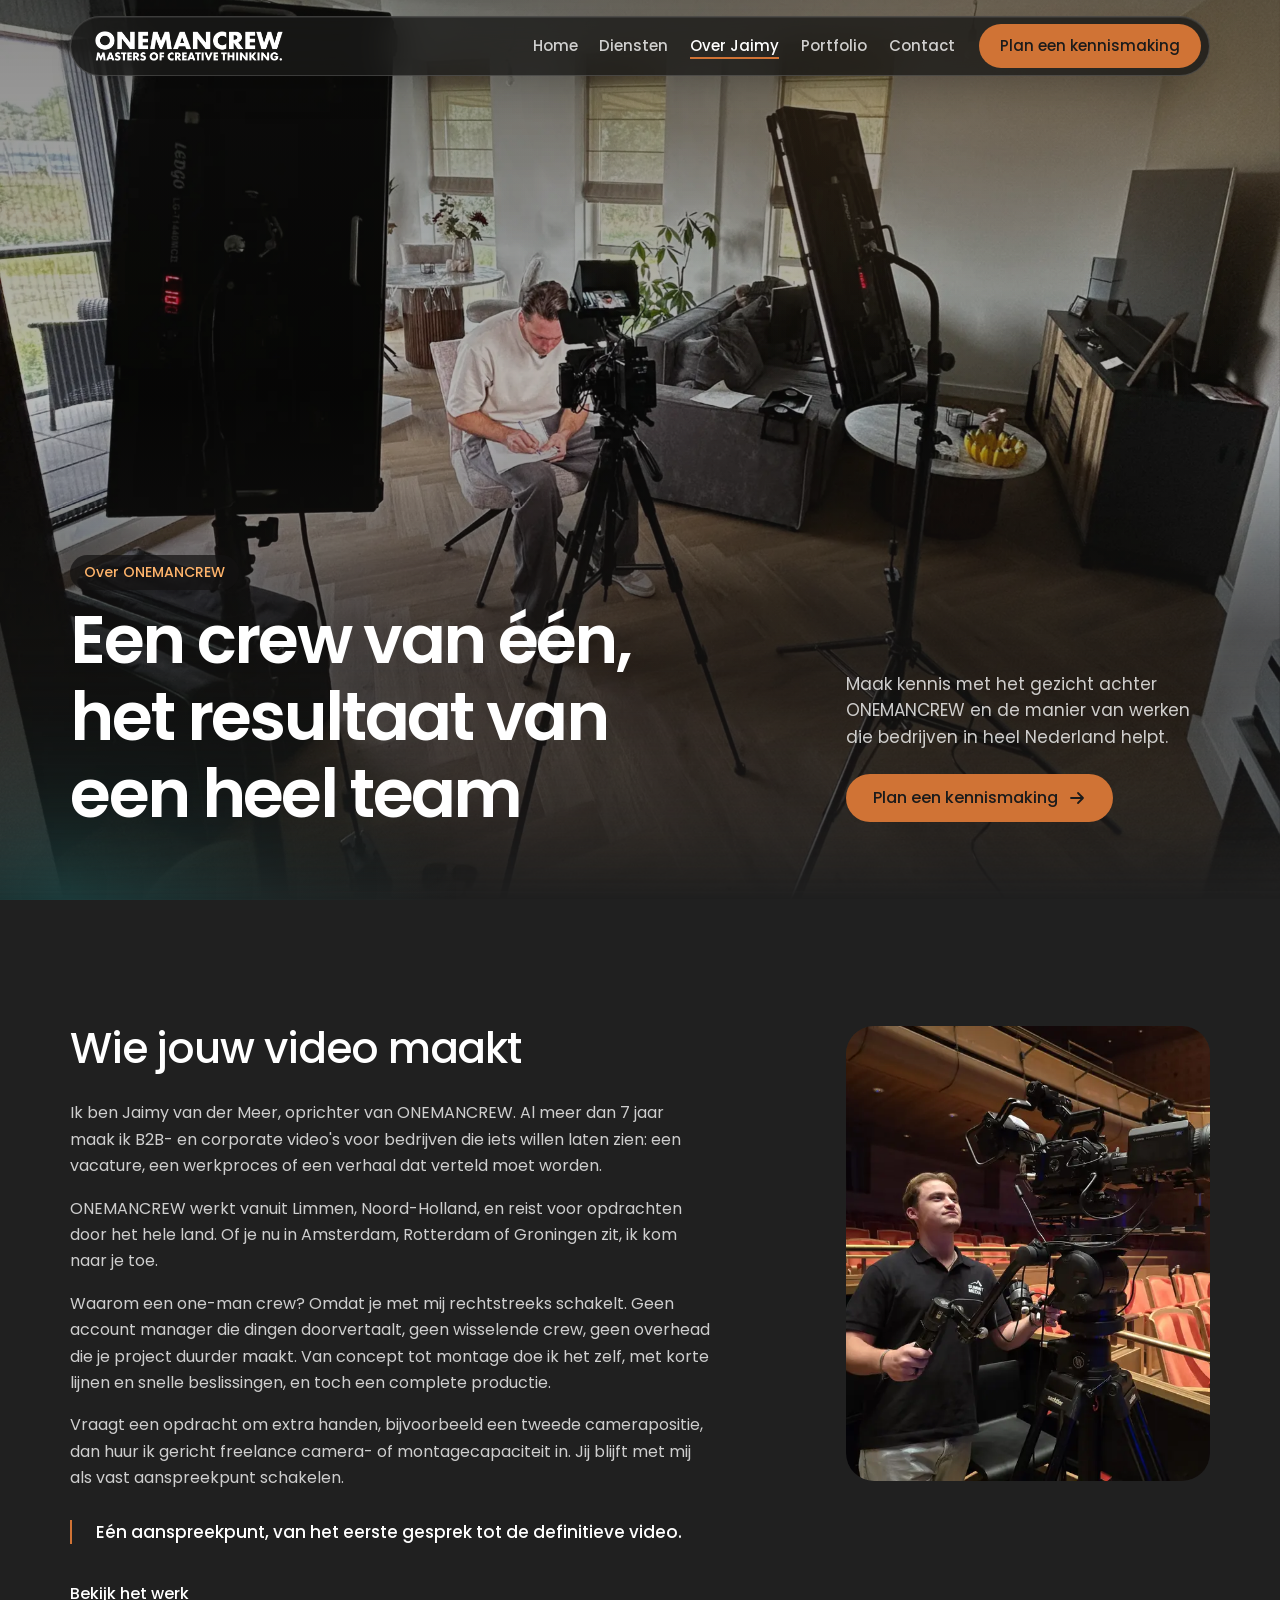
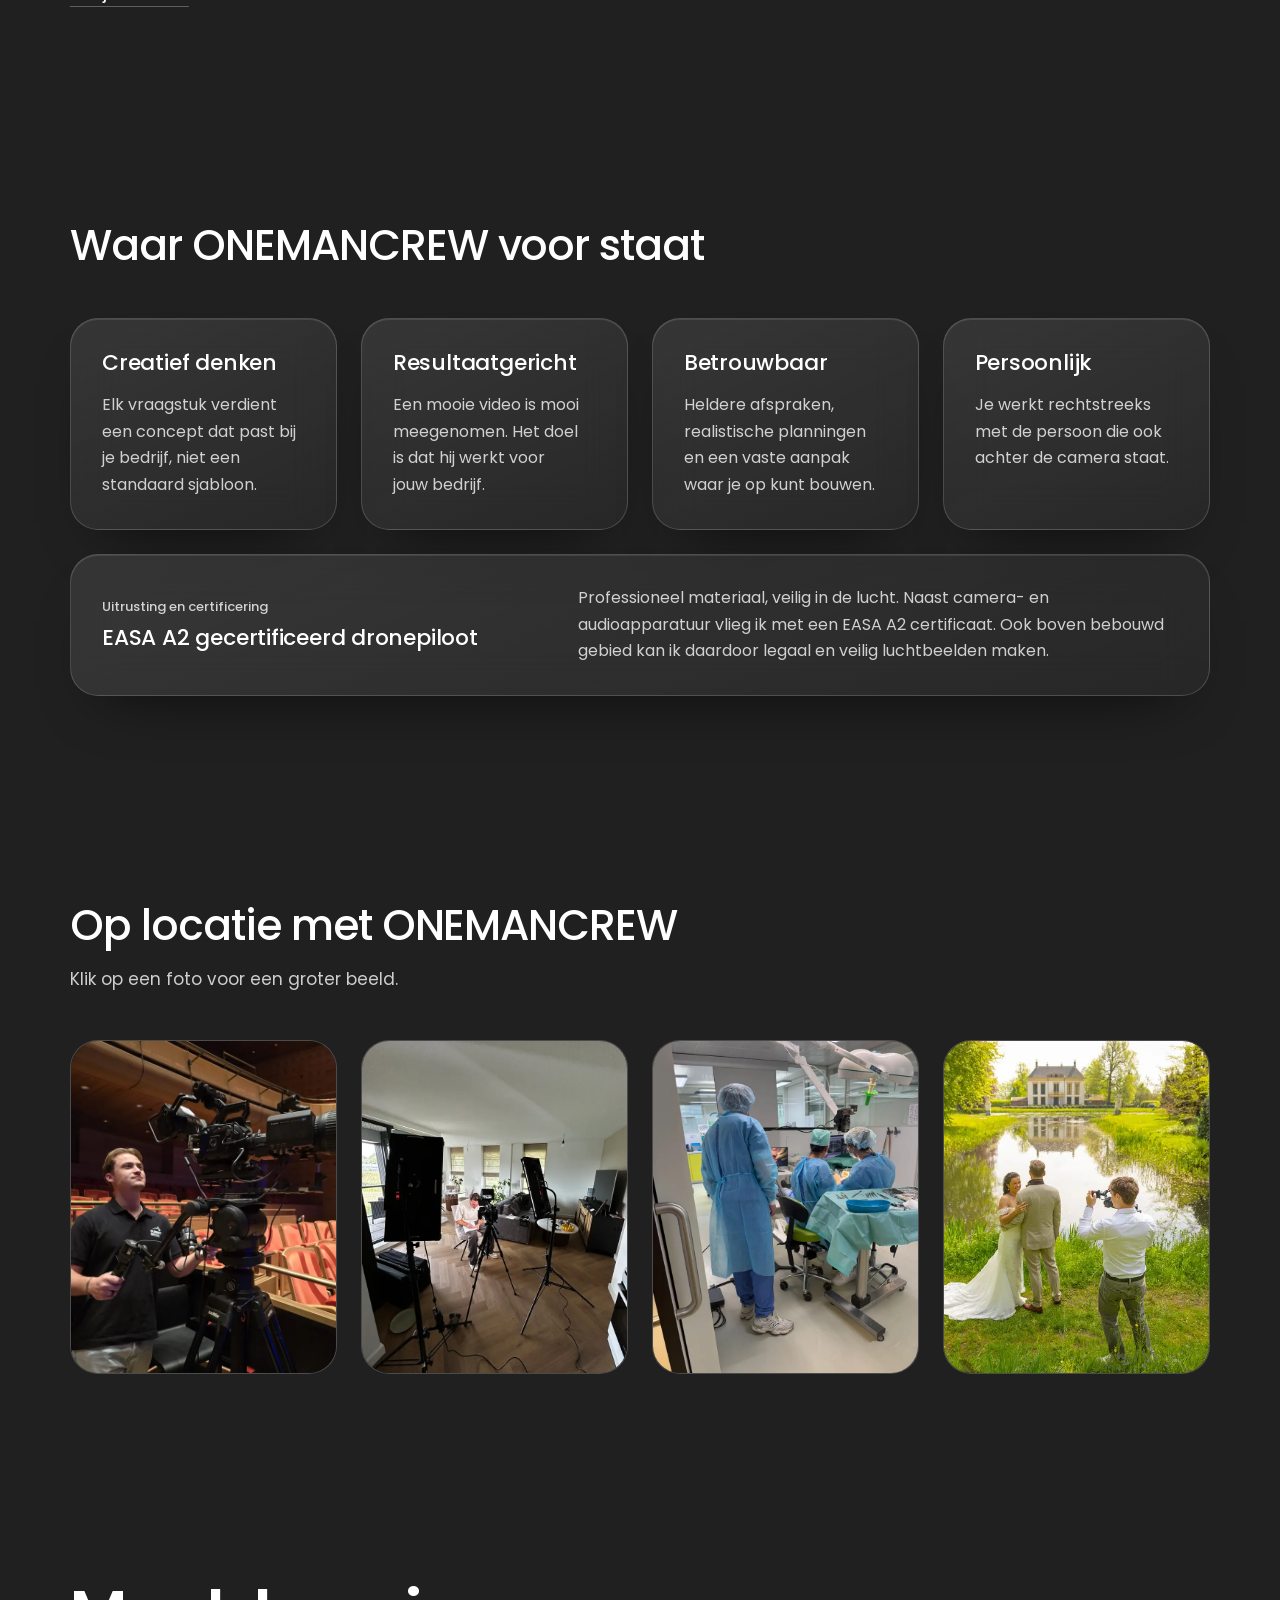
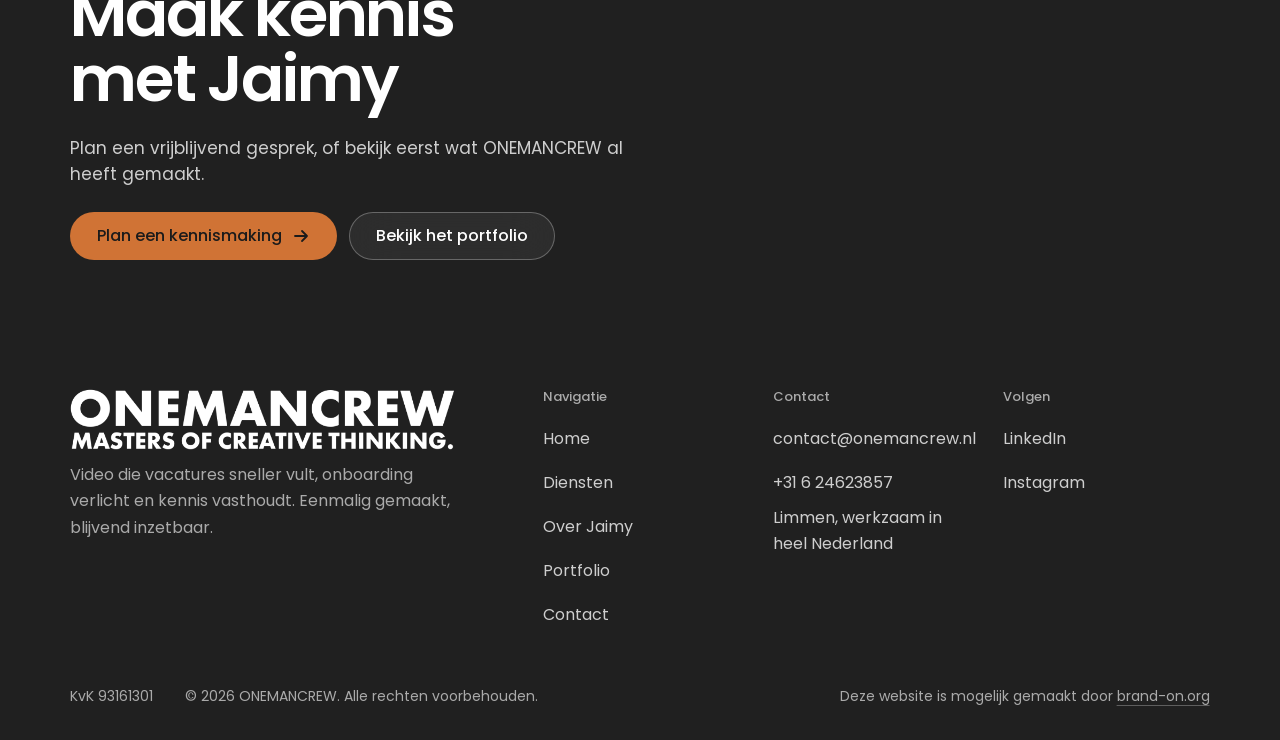
<file: over-ons.html>
<!DOCTYPE html>
<html lang="nl">
<head>
  <meta charset="UTF-8">
  <meta name="viewport" content="width=device-width, initial-scale=1.0, viewport-fit=cover">
  <title>Over Jaimy | ONEMANCREW</title>
  <meta name="description" content="Maak kennis met Jaimy van der Meer, oprichter van ONEMANCREW. 7+ jaar B2B-video-ervaring, EASA A2 gecertificeerd dronepiloot, werkzaam vanuit Limmen door heel Nederland.">
  <meta name="theme-color" content="#202020">
  <link rel="canonical" href="https://onemancrew.nl/over-ons">

  <meta property="og:type" content="website">
  <meta property="og:title" content="Over Jaimy | ONEMANCREW">
  <meta property="og:description" content="Een crew van één, het resultaat van een heel team. Lees het verhaal achter ONEMANCREW.">
  <meta property="og:url" content="https://onemancrew.nl/over-ons">
  <meta property="og:image" content="https://onemancrew.nl/assets/img/bts/bts-06.jpg">
  <meta property="og:locale" content="nl_NL">
  <meta property="og:site_name" content="ONEMANCREW">
  <meta name="twitter:card" content="summary_large_image">

  <link rel="icon" type="image/png" href="assets/icons/favicon.png">
  <link rel="apple-touch-icon" href="assets/icons/apple-touch-icon.png">
  <link rel="preload" href="assets/fonts/poppins-600.woff2" as="font" type="font/woff2" crossorigin>
  <link rel="preload" href="assets/fonts/poppins-400.woff2" as="font" type="font/woff2" crossorigin>
  <link rel="stylesheet" href="assets/css/tokens.css">
  <link rel="stylesheet" href="assets/css/base.css">
  <link rel="stylesheet" href="assets/css/components.css">
  <link rel="stylesheet" href="assets/css/pages.css">
  <link rel="stylesheet" href="assets/css/flow.css">

  <script type="application/ld+json">
  {
    "@context": "https://schema.org",
    "@type": "LocalBusiness",
    "name": "ONEMANCREW",
    "description": "ONEMANCREW maakt wervingsvideo's, info- en instructievideo's en recruitment advertenties voor bedrijven in heel Nederland.",
    "image": "https://onemancrew.nl/assets/img/og-image.jpg",
    "url": "https://onemancrew.nl/",
    "taxID": "93161301",
    "telephone": "+31624623857",
    "email": "contact@onemancrew.nl",
    "address": {
      "@type": "PostalAddress",
      "addressLocality": "Limmen",
      "addressRegion": "Noord-Holland",
      "addressCountry": "NL"
    },
    "areaServed": "NL",
    "founder": {
      "@type": "Person",
      "name": "Jaimy van der Meer"
    },
    "sameAs": [
      "https://www.linkedin.com/company/onemancrew",
      "https://www.instagram.com/onemancrew.nl"
    ]
  }
  </script>
</head>
<body class="flow">
  <a class="skip-link" href="#main">Direct naar inhoud</a>

  <header class="nav" data-nav>
    <div class="nav__pill">
      <a class="wordmark" href="./" aria-label="ONEMANCREW, naar de homepage"><img src="assets/img/onemancrew-logo.webp" alt="" width="720" height="115"></a>
      <nav class="nav__links" aria-label="Hoofdnavigatie">
        <ul>
          <li><a href="./">Home</a></li>
          <li><a href="./#aanbod">Diensten</a></li>
          <li><a href="over-ons" aria-current="page">Over Jaimy</a></li>
          <li><a href="portfolio">Portfolio</a></li>
          <li><a href="contact">Contact</a></li>
        </ul>
      </nav>
      <a class="btn btn--primary btn--sm nav__cta" href="contact">Plan een kennismaking</a>
      <button type="button" class="nav__toggle" data-menu-toggle aria-expanded="false" aria-controls="menu" aria-label="Menu openen">
        <span></span><span></span>
      </button>
    </div>
  </header>

  <div class="menu" id="menu" data-menu hidden>
    <nav aria-label="Mobiele navigatie">
      <ul class="menu__list">
        <li><a href="./">Home</a></li>
        <li><a href="./#aanbod">Diensten</a></li>
        <li><a href="over-ons" aria-current="page">Over Jaimy</a></li>
        <li><a href="portfolio">Portfolio</a></li>
        <li><a href="contact">Contact</a></li>
      </ul>
    </nav>
    <div class="menu__foot">
      <a class="btn btn--primary" href="contact">Plan een kennismaking</a>
      <a class="menu__contact" href="tel:+31624623857">+31 6 24623857</a>
      <a class="menu__contact" href="mailto:contact@onemancrew.nl">contact@onemancrew.nl</a>
    </div>
  </div>

  <div class="take-bg" aria-hidden="true"><i class="take-bg__warm"></i><i class="take-bg__cool"></i></div>
  <main id="main">
    <!-- HERO -->
    <section class="hero hero--page" id="top" aria-labelledby="hero-heading" style="--focus: 50% 64%; --focus-sm: 46% 64%">
      <div class="hero__media">
        <picture>
          <source type="image/webp" srcset="assets/img/bts/bts-03-sm.webp 720w, assets/img/bts/bts-03-lg.webp 1920w" sizes="(max-width: 767px) 250vw, 100vw">
          <img class="hero__img" src="assets/img/bts/bts-03.jpg" alt="Interviewopstelling op locatie: camera op statief tussen twee lichtpanelen in een woonkamer" width="1500" height="2000" fetchpriority="high" decoding="async">
        </picture>
      </div>
      <div class="hero__shade" aria-hidden="true"></div>
      <div class="wrap hero__inner">
        <div class="hero__head">
          <p class="hero__kicker">Over ONEMANCREW</p>
          <h1 id="hero-heading"><span class="line"><span>Een crew van één,</span></span> <span class="line"><span>het resultaat van</span></span> <span class="line"><span>een heel team</span></span></h1>
        </div>
        <div class="hero__side">
          <p class="hero__lead">Maak kennis met het gezicht achter ONEMANCREW en de manier van werken die bedrijven in heel Nederland helpt.</p>
          <a class="btn btn--primary" href="contact">Plan een kennismaking
            <svg class="arrow" viewBox="0 0 18 18" fill="none" stroke="currentColor" stroke-width="1.8" stroke-linecap="round" stroke-linejoin="round" aria-hidden="true"><path d="M3 9h12M10 4l5 5-5 5"/></svg>
          </a>
        </div>
      </div>
    </section>

    <!-- HET VERHAAL -->
    <section class="section" id="verhaal" aria-labelledby="verhaal-heading">
      <div class="glow glow--left" aria-hidden="true"></div>
      <div class="wrap">
        <div class="split">
          <div class="split__text story">
            <h2 id="verhaal-heading">Wie jouw video maakt</h2>
            <p>Ik ben Jaimy van der Meer, oprichter van ONEMANCREW. Al meer dan 7 jaar maak ik B2B- en corporate video's voor bedrijven die iets willen laten zien: een vacature, een werkproces of een verhaal dat verteld moet worden.</p>
            <p>ONEMANCREW werkt vanuit Limmen, Noord-Holland, en reist voor opdrachten door het hele land. Of je nu in Amsterdam, Rotterdam of Groningen zit, ik kom naar je toe.</p>
            <p>Waarom een one-man crew? Omdat je met mij rechtstreeks schakelt. Geen account manager die dingen doorvertaalt, geen wisselende crew, geen overhead die je project duurder maakt. Van concept tot montage doe ik het zelf, met korte lijnen en snelle beslissingen, en toch een complete productie.</p>
            <p>Vraagt een opdracht om extra handen, bijvoorbeeld een tweede camerapositie, dan huur ik gericht freelance camera- of montagecapaciteit in. Jij blijft met mij als vast aanspreekpunt schakelen.</p>
            <p class="story__highlight">Eén aanspreekpunt, van het eerste gesprek tot de definitieve video.</p>
            <a class="link" href="portfolio" style="justify-self: start">Bekijk het werk</a>
          </div>
          <div class="frame split__media">
            <picture>
              <source type="image/webp" srcset="assets/img/bts/bts-05-sm.webp 960w, assets/img/bts/bts-05-lg.webp 1920w" sizes="(min-width: 1024px) 64vw, 140vw">
              <img src="assets/img/bts/bts-05.jpg" alt="Cameraman bedient een broadcastcamera op statief in een concertzaal" width="2000" height="1500" loading="lazy" decoding="async" style="object-position: 34% 50%">
            </picture>
          </div>
        </div>
      </div>
    </section>

    <!-- KERNWAARDEN + CERTIFICERING -->
    <section class="section" id="waarden" aria-labelledby="waarden-heading">
      <div class="glow" aria-hidden="true"></div>
      <div class="wrap">
        <div class="section__head">
          <h2 id="waarden-heading">Waar ONEMANCREW voor staat</h2>
        </div>
        <div class="values">
          <article class="glass card">
            <h3>Creatief denken</h3>
            <p>Elk vraagstuk verdient een concept dat past bij je bedrijf, niet een standaard sjabloon.</p>
          </article>
          <article class="glass card">
            <h3>Resultaatgericht</h3>
            <p>Een mooie video is mooi meegenomen. Het doel is dat hij werkt voor jouw bedrijf.</p>
          </article>
          <article class="glass card">
            <h3>Betrouwbaar</h3>
            <p>Heldere afspraken, realistische planningen en een vaste aanpak waar je op kunt bouwen.</p>
          </article>
          <article class="glass card">
            <h3>Persoonlijk</h3>
            <p>Je werkt rechtstreeks met de persoon die ook achter de camera staat.</p>
          </article>
        </div>
        <article class="glass card cert">
          <div class="cert__head">
            <p class="tag">Uitrusting en certificering</p>
            <h3>EASA A2 gecertificeerd dronepiloot</h3>
          </div>
          <p>Professioneel materiaal, veilig in de lucht. Naast camera- en audioapparatuur vlieg ik met een EASA A2 certificaat. Ook boven bebouwd gebied kan ik daardoor legaal en veilig luchtbeelden maken.</p>
        </article>
      </div>
    </section>

    <!-- ACHTER DE SCHERMEN -->
    <section class="section" id="achter-de-schermen" aria-labelledby="bts-heading">
      <div class="wrap">
        <div class="section__head">
          <h2 id="bts-heading">Op locatie met ONEMANCREW</h2>
          <p class="lead">Klik op een foto voor een groter beeld.</p>
        </div>
        <div class="gallery">
          <button type="button" class="frame" data-photo="assets/img/bts/bts-05.jpg" aria-label="Vergroot de foto van de camera in de concertzaal">
            <img src="assets/img/bts/bts-05-sm.webp" srcset="assets/img/bts/bts-05-sm.webp 960w, assets/img/bts/bts-05-lg.webp 1920w" sizes="(min-width: 900px) 40vw, 90vw" alt="Cameraman achter een broadcastcamera in een concertzaal" width="960" height="720" loading="lazy" decoding="async" style="object-position: 40% 50%">
          </button>
          <button type="button" class="frame" data-photo="assets/img/bts/bts-03.jpg" aria-label="Vergroot de foto van de interviewopstelling">
            <img src="assets/img/bts/bts-03-sm.webp" alt="Interviewopstelling met camera en lichtpanelen in een woonkamer" width="720" height="960" loading="lazy" decoding="async" style="object-position: 50% 62%">
          </button>
          <button type="button" class="frame" data-photo="assets/img/bts/bts-06.jpg" aria-label="Vergroot de foto van de opname in de behandelkamer">
            <img src="assets/img/bts/bts-06-sm.webp" alt="Camera aan een arm boven een behandeling, drie mensen in beschermende kleding" width="720" height="960" loading="lazy" decoding="async">
          </button>
          <button type="button" class="frame" data-photo="assets/img/bts/bts-04.jpg" aria-label="Vergroot de foto van de opname bij het landhuis">
            <img src="assets/img/bts/bts-04-sm.webp" alt="Filmer legt een bruidspaar vast bij een vijver voor een landhuis" width="800" height="533" loading="lazy" decoding="async" style="object-position: 60% 50%">
          </button>
        </div>
      </div>
    </section>
  </main>

  <!-- AFSLUITING + FOOTER -->
  <footer class="closing" id="afsluiting">
    <div class="glow glow--low" aria-hidden="true"></div>
    <div class="wrap">
      <div class="closing__cta">
        <h2>Maak kennis met Jaimy</h2>
        <p class="lead">Plan een vrijblijvend gesprek, of bekijk eerst wat ONEMANCREW al heeft gemaakt.</p>
        <div class="btn-row">
          <a class="btn btn--primary" href="contact">Plan een kennismaking
            <svg class="arrow" viewBox="0 0 18 18" fill="none" stroke="currentColor" stroke-width="1.8" stroke-linecap="round" stroke-linejoin="round" aria-hidden="true"><path d="M3 9h12M10 4l5 5-5 5"/></svg>
          </a>
          <a class="btn btn--secondary" href="portfolio">Bekijk het portfolio</a>
        </div>
      </div>
      <div class="closing__grid">
        <div class="closing__brand">
          <a class="wordmark" href="./" aria-label="ONEMANCREW, naar de homepage"><img src="assets/img/onemancrew-logo.webp" alt="" width="720" height="115"></a>
          <p class="muted">Video die vacatures sneller vult, onboarding verlicht en kennis vasthoudt. Eenmalig gemaakt, blijvend inzetbaar.</p>
        </div>
        <div>
          <h3>Navigatie</h3>
          <ul class="closing__list">
            <li><a href="./">Home</a></li>
            <li><a href="./#aanbod">Diensten</a></li>
            <li><a href="over-ons">Over Jaimy</a></li>
            <li><a href="portfolio">Portfolio</a></li>
            <li><a href="contact">Contact</a></li>
          </ul>
        </div>
        <div>
          <h3>Contact</h3>
          <ul class="closing__list">
            <li><a href="mailto:contact@onemancrew.nl">contact@onemancrew.nl</a></li>
            <li><a href="tel:+31624623857">+31 6 24623857</a></li>
            <li><span>Limmen, werkzaam in heel Nederland</span></li>
          </ul>
        </div>
        <div>
          <h3>Volgen</h3>
          <ul class="closing__list">
            <li><a href="https://www.linkedin.com/company/onemancrew" target="_blank" rel="noopener noreferrer">LinkedIn</a></li>
            <li><a href="https://www.instagram.com/onemancrew.nl" target="_blank" rel="noopener noreferrer">Instagram</a></li>
          </ul>
        </div>
      </div>
      <div class="closing__legal">
        <p>KvK 93161301</p>
        <p>&copy; <span data-year>2026</span> ONEMANCREW. Alle rechten voorbehouden.</p>
        <p>Deze website is mogelijk gemaakt door <a class="text-link" href="https://brand-on.org" target="_blank" rel="noopener">brand-on.org</a></p>
      </div>
    </div>
  </footer>

  <script type="module" src="assets/js/main.js"></script>
</body>
</html>
</file>
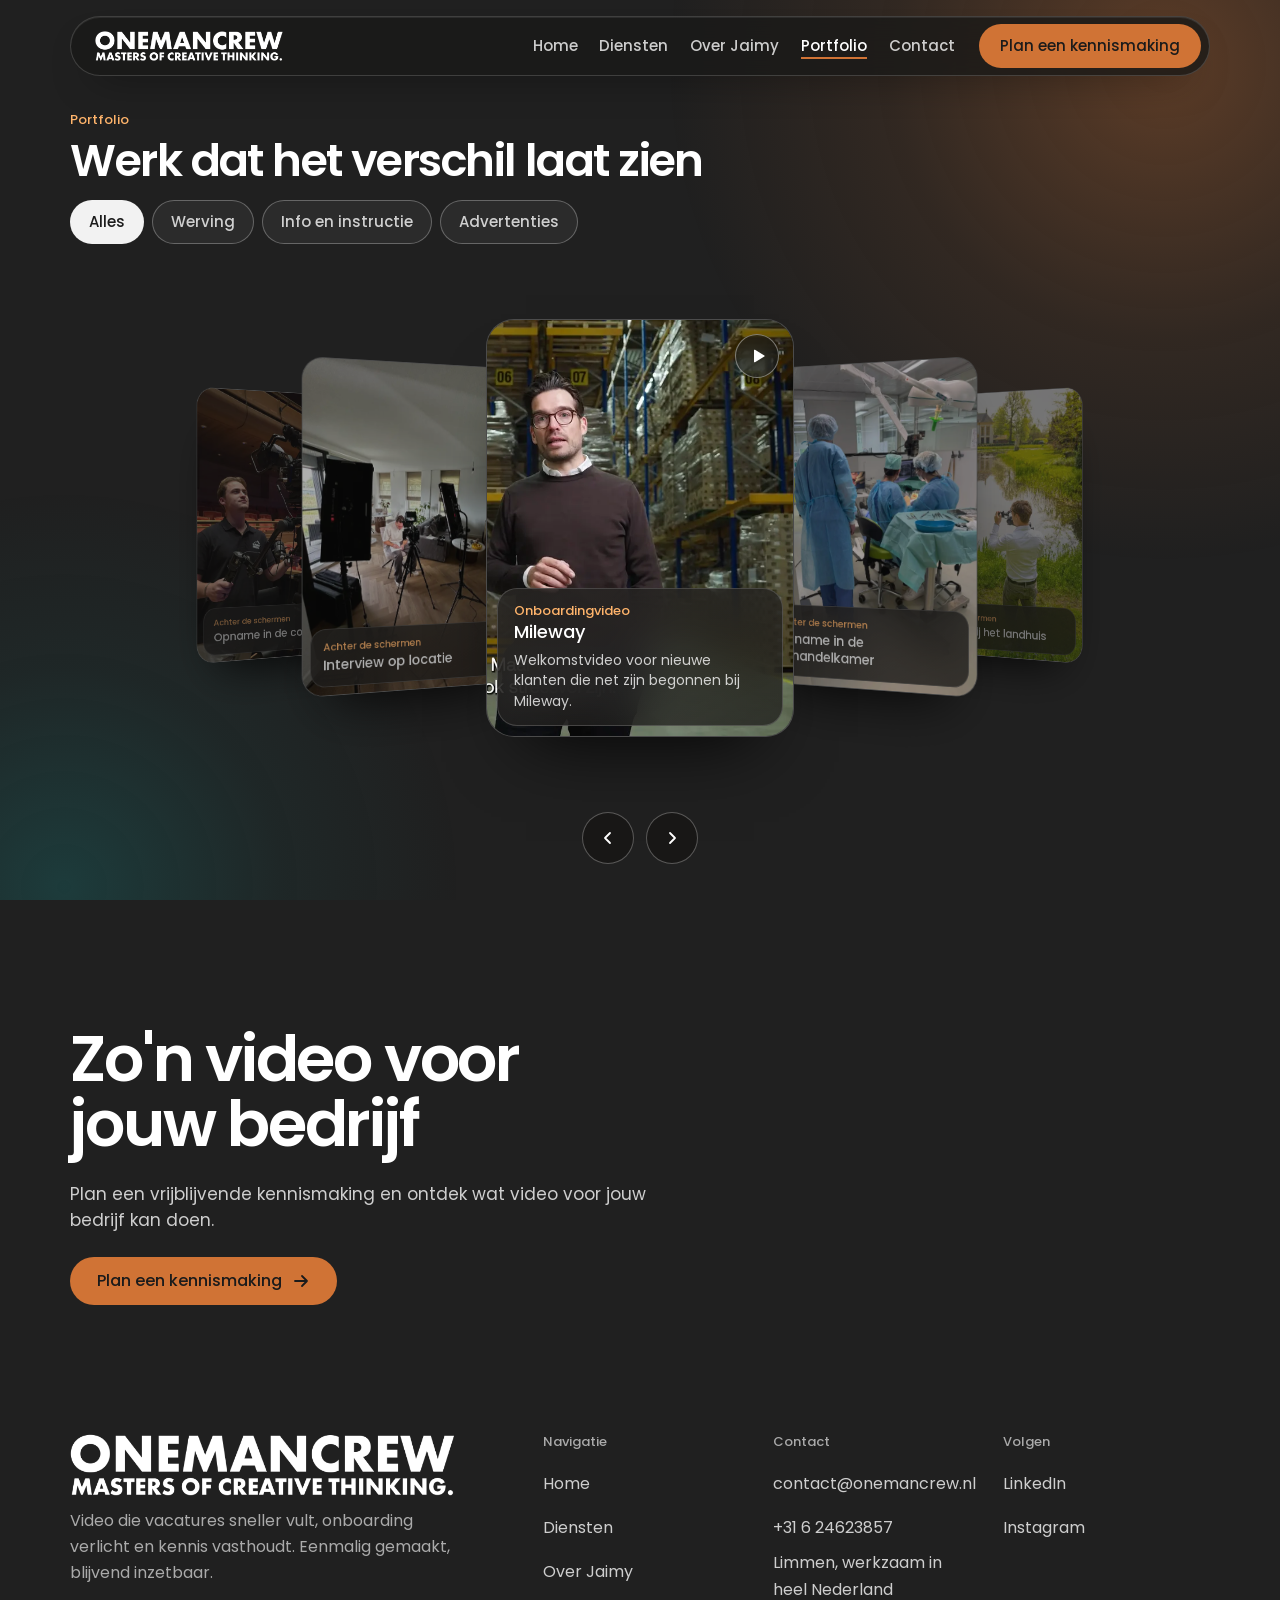
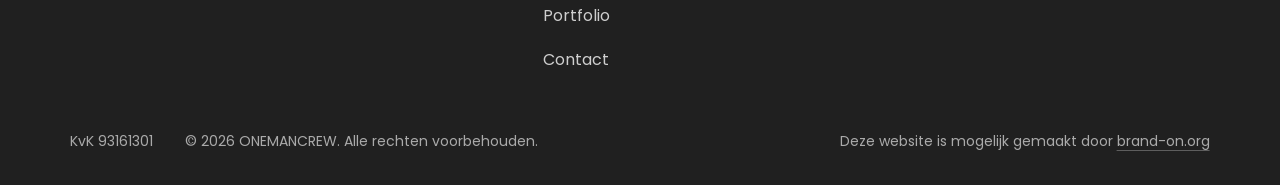
<file: portfolio.html>
<!DOCTYPE html>
<html lang="nl">
<head>
  <meta charset="UTF-8">
  <meta name="viewport" content="width=device-width, initial-scale=1.0, viewport-fit=cover">
  <title>Portfolio | ONEMANCREW</title>
  <meta name="description" content="Bekijk video's van ONEMANCREW voor werving, info en instructie en recruitment advertenties. Filter op categorie en ontdek het resultaat per project.">
  <meta name="theme-color" content="#202020">
  <link rel="canonical" href="https://onemancrew.nl/portfolio">

  <meta property="og:type" content="website">
  <meta property="og:title" content="Portfolio | ONEMANCREW">
  <meta property="og:description" content="Werk dat het verschil laat zien: video's voor werving, instructie en advertenties.">
  <meta property="og:url" content="https://onemancrew.nl/portfolio">
  <meta property="og:image" content="https://onemancrew.nl/assets/img/og-image.jpg">
  <meta property="og:locale" content="nl_NL">
  <meta property="og:site_name" content="ONEMANCREW">
  <meta name="twitter:card" content="summary_large_image">

  <link rel="icon" type="image/png" href="assets/icons/favicon.png">
  <link rel="apple-touch-icon" href="assets/icons/apple-touch-icon.png">
  <link rel="preload" href="assets/fonts/poppins-600.woff2" as="font" type="font/woff2" crossorigin>
  <link rel="preload" href="assets/fonts/poppins-400.woff2" as="font" type="font/woff2" crossorigin>
  <link rel="stylesheet" href="assets/css/tokens.css">
  <link rel="stylesheet" href="assets/css/base.css">
  <link rel="stylesheet" href="assets/css/components.css">
  <link rel="stylesheet" href="assets/css/pages.css">
  <link rel="stylesheet" href="assets/css/flow.css">

  <script type="application/ld+json">
  {
    "@context": "https://schema.org",
    "@type": "LocalBusiness",
    "name": "ONEMANCREW",
    "description": "ONEMANCREW maakt wervingsvideo's, info- en instructievideo's en recruitment advertenties voor bedrijven in heel Nederland.",
    "image": "https://onemancrew.nl/assets/img/og-image.jpg",
    "url": "https://onemancrew.nl/",
    "taxID": "93161301",
    "telephone": "+31624623857",
    "email": "contact@onemancrew.nl",
    "address": {
      "@type": "PostalAddress",
      "addressLocality": "Limmen",
      "addressRegion": "Noord-Holland",
      "addressCountry": "NL"
    },
    "areaServed": "NL",
    "founder": {
      "@type": "Person",
      "name": "Jaimy van der Meer"
    },
    "sameAs": [
      "https://www.linkedin.com/company/onemancrew",
      "https://www.instagram.com/onemancrew.nl"
    ]
  }
  </script>
</head>
<body class="flow">
  <a class="skip-link" href="#main">Direct naar inhoud</a>

  <header class="nav" data-nav>
    <div class="nav__pill">
      <a class="wordmark" href="./" aria-label="ONEMANCREW, naar de homepage"><img src="assets/img/onemancrew-logo.webp" alt="" width="720" height="115"></a>
      <nav class="nav__links" aria-label="Hoofdnavigatie">
        <ul>
          <li><a href="./">Home</a></li>
          <li><a href="./#aanbod">Diensten</a></li>
          <li><a href="over-ons">Over Jaimy</a></li>
          <li><a href="portfolio" aria-current="page">Portfolio</a></li>
          <li><a href="contact">Contact</a></li>
        </ul>
      </nav>
      <a class="btn btn--primary btn--sm nav__cta" href="contact">Plan een kennismaking</a>
      <button type="button" class="nav__toggle" data-menu-toggle aria-expanded="false" aria-controls="menu" aria-label="Menu openen">
        <span></span><span></span>
      </button>
    </div>
  </header>

  <div class="menu" id="menu" data-menu hidden>
    <nav aria-label="Mobiele navigatie">
      <ul class="menu__list">
        <li><a href="./">Home</a></li>
        <li><a href="./#aanbod">Diensten</a></li>
        <li><a href="over-ons">Over Jaimy</a></li>
        <li><a href="portfolio" aria-current="page">Portfolio</a></li>
        <li><a href="contact">Contact</a></li>
      </ul>
    </nav>
    <div class="menu__foot">
      <a class="btn btn--primary" href="contact">Plan een kennismaking</a>
      <a class="menu__contact" href="tel:+31624623857">+31 6 24623857</a>
      <a class="menu__contact" href="mailto:contact@onemancrew.nl">contact@onemancrew.nl</a>
    </div>
  </div>

  <div class="take-bg" aria-hidden="true"><i class="take-bg__warm"></i><i class="take-bg__cool"></i></div>
  <main id="main">
    <!-- PORTFOLIO: 3D-kaartenwaaier (assets/js/portfolio-3d.js) met filters (assets/js/filters.js).

         Een project toevoegen: kopieer het <li> van project-05 hieronder en pas aan:
         - id            uniek anker, bijvoorbeeld project-07 (links als portfolio.html#project-07 openen het)
         - data-category werving | info | advertenties (bepaalt onder welk filter het valt)
         - data-label    de regel boven de titel, bijvoorbeeld Wervingsvideo
         - data-title    klantnaam of projecttitel
         - data-summary  één zin over het project
         - data-video    pad naar de video, data-poster het stilstaande beeld
         - data-start    zet dit op de kaart die bij openen in het midden moet staan
         De kaarten met data-category="bts" zijn achter-de-schermen-foto's; ze vullen de
         waaier zolang er nog weinig projecten online staan en mogen weg zodra dat verandert. -->
    <section class="fanpage" id="top" aria-labelledby="portfolio-heading">
      <div class="glow" aria-hidden="true"></div>
      <div class="wrap">
        <div class="fanpage__head">
          <div>
            <p class="eyebrow">Portfolio</p>
            <h1 id="portfolio-heading">Werk dat het verschil laat zien</h1>
          </div>
          <div class="filters" role="group" aria-label="Filter projecten op categorie">
            <button type="button" class="filter" data-filter="alles" aria-pressed="true">Alles</button>
            <button type="button" class="filter" data-filter="werving" aria-pressed="false">Werving</button>
            <button type="button" class="filter" data-filter="info" aria-pressed="false">Info en instructie</button>
            <button type="button" class="filter" data-filter="advertenties" aria-pressed="false">Advertenties</button>
          </div>
        </div>
      </div>

      <div class="fan" data-fan role="region" aria-roledescription="carrousel" aria-label="Projecten en beelden van achter de schermen">
        <ul class="fan__track">
          <li class="fan__item" data-category="bts" data-label="Achter de schermen" data-title="Opname in de concertzaal" data-full="assets/img/bts/bts-05.jpg">
            <button type="button" class="fan-card" style="--pos: 38% 50%">
              <img src="assets/img/bts/bts-05-sm.webp" alt="Cameraman achter een broadcastcamera in een concertzaal" width="960" height="720" decoding="async">
              <span class="fan-card__info">
                <span class="tag">Achter de schermen</span>
                <span class="fan-card__title">Opname in de concertzaal</span>
              </span>
            </button>
          </li>
          <li class="fan__item" data-category="bts" data-label="Achter de schermen" data-title="Interview op locatie" data-full="assets/img/bts/bts-03.jpg">
            <button type="button" class="fan-card" style="--pos: 50% 62%">
              <img src="assets/img/bts/bts-03-sm.webp" alt="Interviewopstelling met camera en lichtpanelen in een woonkamer" width="720" height="960" decoding="async">
              <span class="fan-card__info">
                <span class="tag">Achter de schermen</span>
                <span class="fan-card__title">Interview op locatie</span>
              </span>
            </button>
          </li>
          <li class="fan__item" id="project-05" data-start data-category="info" data-label="Onboardingvideo" data-title="Mileway" data-summary="Welkomstvideo voor nieuwe klanten die net zijn begonnen bij Mileway." data-video="assets/video/mileway-onboarding.mp4" data-poster="assets/img/work/mileway-poster.jpg">
            <button type="button" class="fan-card" aria-haspopup="dialog" style="--pos: 72% 50%">
              <img src="assets/img/work/mileway-poster-lg.webp" alt="Beeld uit de onboardingvideo: presentator in een magazijn van Mileway" width="1280" height="720" decoding="async" fetchpriority="high">
              <span class="fan-card__play" aria-hidden="true"><svg viewBox="0 0 24 24" fill="currentColor"><path d="M6 3.5v17a1 1 0 0 0 1.5.9l14-8.5a1 1 0 0 0 0-1.8l-14-8.5A1 1 0 0 0 6 3.5z"/></svg></span>
              <span class="fan-card__info">
                <span class="tag">Onboardingvideo</span>
                <span class="fan-card__title">Mileway</span>
                <span class="fan-card__summary">Welkomstvideo voor nieuwe klanten die net zijn begonnen bij Mileway.</span>
              </span>
            </button>
          </li>
          <li class="fan__item" data-category="bts" data-label="Achter de schermen" data-title="Opname in de behandelkamer" data-full="assets/img/bts/bts-06.jpg">
            <button type="button" class="fan-card">
              <img src="assets/img/bts/bts-06-sm.webp" alt="Camera aan een arm boven een behandeling, drie mensen in beschermende kleding" width="720" height="960" decoding="async">
              <span class="fan-card__info">
                <span class="tag">Achter de schermen</span>
                <span class="fan-card__title">Opname in de behandelkamer</span>
              </span>
            </button>
          </li>
          <li class="fan__item" data-category="bts" data-label="Achter de schermen" data-title="Opname bij het landhuis" data-full="assets/img/bts/bts-04.jpg">
            <button type="button" class="fan-card" style="--pos: 62% 50%">
              <img src="assets/img/bts/bts-04-sm.webp" alt="Filmer legt een bruidspaar vast bij een vijver voor een landhuis" width="800" height="533" decoding="async">
              <span class="fan-card__info">
                <span class="tag">Achter de schermen</span>
                <span class="fan-card__title">Opname bij het landhuis</span>
              </span>
            </button>
          </li>
        </ul>
        <div class="fan__empty" data-fan-empty hidden>
          <div class="glass fan__empty-box">
            <p class="lead">In deze categorie staat nog geen project online.</p>
            <button type="button" class="btn btn--secondary" data-filter-reset>Toon alle projecten</button>
          </div>
        </div>
      </div>

      <div class="wrap">
        <div class="fan__bar" data-fan-bar>
          <button type="button" class="fan__arrow" data-fan-prev aria-label="Vorige kaart">
            <svg viewBox="0 0 18 18" fill="none" stroke="currentColor" stroke-width="1.8" stroke-linecap="round" stroke-linejoin="round" aria-hidden="true"><path d="M11 4L6 9l5 5"/></svg>
          </button>
          <p class="fan__status visually-hidden" aria-live="polite"><span class="fan__count" data-fan-count>3 / 5</span> <span class="fan__title" data-fan-title>Mileway</span></p>
          <button type="button" class="fan__arrow" data-fan-next aria-label="Volgende kaart">
            <svg viewBox="0 0 18 18" fill="none" stroke="currentColor" stroke-width="1.8" stroke-linecap="round" stroke-linejoin="round" aria-hidden="true"><path d="M7 4l5 5-5 5"/></svg>
          </button>
        </div>
      </div>
    </section>
  </main>

  <!-- AFSLUITING + FOOTER -->
  <footer class="closing" id="afsluiting">
    <div class="glow glow--low" aria-hidden="true"></div>
    <div class="wrap">
      <div class="closing__cta">
        <h2>Zo'n video voor jouw bedrijf</h2>
        <p class="lead">Plan een vrijblijvende kennismaking en ontdek wat video voor jouw bedrijf kan doen.</p>
        <div class="btn-row">
          <a class="btn btn--primary" href="contact">Plan een kennismaking
            <svg class="arrow" viewBox="0 0 18 18" fill="none" stroke="currentColor" stroke-width="1.8" stroke-linecap="round" stroke-linejoin="round" aria-hidden="true"><path d="M3 9h12M10 4l5 5-5 5"/></svg>
          </a>
        </div>
      </div>
      <div class="closing__grid">
        <div class="closing__brand">
          <a class="wordmark" href="./" aria-label="ONEMANCREW, naar de homepage"><img src="assets/img/onemancrew-logo.webp" alt="" width="720" height="115"></a>
          <p class="muted">Video die vacatures sneller vult, onboarding verlicht en kennis vasthoudt. Eenmalig gemaakt, blijvend inzetbaar.</p>
        </div>
        <div>
          <h3>Navigatie</h3>
          <ul class="closing__list">
            <li><a href="./">Home</a></li>
            <li><a href="./#aanbod">Diensten</a></li>
            <li><a href="over-ons">Over Jaimy</a></li>
            <li><a href="portfolio">Portfolio</a></li>
            <li><a href="contact">Contact</a></li>
          </ul>
        </div>
        <div>
          <h3>Contact</h3>
          <ul class="closing__list">
            <li><a href="mailto:contact@onemancrew.nl">contact@onemancrew.nl</a></li>
            <li><a href="tel:+31624623857">+31 6 24623857</a></li>
            <li><span>Limmen, werkzaam in heel Nederland</span></li>
          </ul>
        </div>
        <div>
          <h3>Volgen</h3>
          <ul class="closing__list">
            <li><a href="https://www.linkedin.com/company/onemancrew" target="_blank" rel="noopener noreferrer">LinkedIn</a></li>
            <li><a href="https://www.instagram.com/onemancrew.nl" target="_blank" rel="noopener noreferrer">Instagram</a></li>
          </ul>
        </div>
      </div>
      <div class="closing__legal">
        <p>KvK 93161301</p>
        <p>&copy; <span data-year>2026</span> ONEMANCREW. Alle rechten voorbehouden.</p>
        <p>Deze website is mogelijk gemaakt door <a class="text-link" href="https://brand-on.org" target="_blank" rel="noopener">brand-on.org</a></p>
      </div>
    </div>
  </footer>

  <script type="module" src="assets/js/main.js"></script>
</body>
</html>
</file>
<file: assets/css/tokens.css>
/* ONEMANCREW — tokens
   Kleuren en font komen uit de bestaande site (style.css): #202020, #d07335,
   teal #148a8a, REC-rood #e8432f, Poppins. Poppins staat lokaal in assets/fonts. */

@font-face {
  font-family: 'Poppins';
  font-style: normal;
  font-weight: 400;
  font-display: swap;
  src: url('../fonts/poppins-400.woff2') format('woff2');
}
@font-face {
  font-family: 'Poppins';
  font-style: normal;
  font-weight: 500;
  font-display: swap;
  src: url('../fonts/poppins-500.woff2') format('woff2');
}
@font-face {
  font-family: 'Poppins';
  font-style: normal;
  font-weight: 600;
  font-display: swap;
  src: url('../fonts/poppins-600.woff2') format('woff2');
}

:root {
  color-scheme: dark;

  /* Kleur */
  --c-bg: #202020;
  --c-bg-deep: #181818;
  --c-surface: #282828;
  --c-surface-raised: #2f2f2f;
  --c-ink: #ffffff;
  --c-ink-soft: rgba(255, 255, 255, 0.78);
  --c-ink-muted: rgba(255, 255, 255, 0.62);
  --c-line: rgba(255, 255, 255, 0.14);
  --c-line-strong: rgba(255, 255, 255, 0.28);
  --c-accent: #d07335;
  --c-accent-hi: #e08a4f;
  --c-accent-dark: #9c5322;
  --c-accent-ink: #1b1b1b;
  --c-amber: #ffb46b;
  --c-teal: #148a8a;
  --c-rec: #e8432f;
  --c-error: #ff9d8a;

  /* Glas: één recept voor alle panelen en kaarten */
  --glass-bg: linear-gradient(155deg, rgba(255, 255, 255, 0.1), rgba(255, 255, 255, 0.035));
  --glass-bg-solid: rgba(52, 50, 48, 0.92);
  --glass-line: rgba(255, 255, 255, 0.16);
  --glass-blur: blur(22px) saturate(1.25);
  --glass-shadow: inset 0 1px 0 rgba(255, 255, 255, 0.1), 0 30px 60px -36px rgba(0, 0, 0, 0.75);

  /* Typografie */
  --font: 'Poppins', 'Segoe UI', Arial, sans-serif;
  --t-hero: clamp(2.5rem, 7vw, 6.75rem);
  --t-h1: clamp(2.25rem, 5.2vw, 4.75rem);
  --t-h2: clamp(1.85rem, 3.3vw, 3rem);
  --t-h3: clamp(1.25rem, 1.7vw, 1.5rem);
  --t-lead: clamp(1.06rem, 1.3vw, 1.25rem);
  --t-body: 1rem;
  --t-small: 0.875rem;
  --t-label: 0.8125rem;
  --t-stat: clamp(1.75rem, 2.9vw, 2.6rem);

  /* Maat en ritme */
  --gut: clamp(20px, 5.5vw, 80px);
  --wrap: 1280px;
  --s-1: 4px;
  --s-2: 8px;
  --s-3: 12px;
  --s-4: 16px;
  --s-5: 24px;
  --s-6: 32px;
  --s-7: 48px;
  --s-8: 64px;
  --s-9: 96px;
  --s-10: 128px;
  --pad-top: clamp(104px, 14vh, 136px);
  --pad-bottom: clamp(56px, 9vh, 88px);
  --nav-top: 16px;
  --nav-h: 60px;

  /* Rondingen */
  --r-sm: 12px;
  --r-md: 20px;
  --r-lg: 28px;
  --r-pill: 999px;

  /* Beweging */
  --ease: cubic-bezier(0.2, 0.8, 0.2, 1);
  --ease-enter: cubic-bezier(0.22, 1, 0.36, 1);
  --m-in: 150ms;
  --m-out: 120ms;
  --m-press: 90ms;
  --m-image: 600ms;
}

@media (max-width: 639px) {
  :root {
    --pad-top: 96px;
    --pad-bottom: 56px;
    --nav-top: 12px;
    --nav-h: 56px;
    --r-lg: 22px;
    --r-md: 16px;
    /* Lichtere variant op telefoons: minder blur */
    --glass-blur: blur(12px);
  }
}
</file>
<file: assets/css/base.css>
/* ONEMANCREW — basis: reset, typografie, layout, toegankelijkheid */

*,
*::before,
*::after {
  box-sizing: border-box;
}

html {
  -webkit-text-size-adjust: 100%;
  text-size-adjust: 100%;
  scroll-padding-top: 0;
}

html,
body {
  margin: 0;
}

body {
  min-height: 100svh;
  background: var(--c-bg);
  color: var(--c-ink);
  font-family: var(--font);
  font-size: var(--t-body);
  font-weight: 400;
  line-height: 1.65;
  -webkit-font-smoothing: antialiased;
  -moz-osx-font-smoothing: grayscale;
  overflow-x: hidden;
}

img,
picture,
video,
canvas,
svg {
  display: block;
  max-width: 100%;
}

img,
video {
  height: auto;
}

h1,
h2,
h3,
p,
ul,
ol,
dl,
dd,
figure {
  margin: 0;
}

ul,
ol {
  padding: 0;
  list-style: none;
}

h1,
h2,
h3 {
  font-weight: 500;
  line-height: 1.1;
  letter-spacing: -0.025em;
  text-wrap: balance;
  hyphens: manual;
}

h1 {
  font-size: var(--t-h1);
  font-weight: 600;
  line-height: 1;
  letter-spacing: -0.04em;
}

h2 {
  font-size: var(--t-h2);
}

h3 {
  font-size: var(--t-h3);
  line-height: 1.25;
  letter-spacing: -0.01em;
}

p {
  text-wrap: pretty;
}

a {
  color: inherit;
  text-decoration: none;
}

button,
input,
select,
textarea {
  font: inherit;
  color: inherit;
}

button {
  background: none;
  border: 0;
  padding: 0;
  cursor: pointer;
}

[hidden] {
  display: none !important;
}

::selection {
  background: var(--c-accent);
  color: var(--c-accent-ink);
}

/* Zichtbare focus: direct, zonder overgang */
:focus-visible {
  outline: 2px solid var(--c-amber);
  outline-offset: 3px;
  border-radius: 6px;
}

.visually-hidden {
  position: absolute;
  width: 1px;
  height: 1px;
  margin: -1px;
  padding: 0;
  overflow: hidden;
  clip: rect(0 0 0 0);
  clip-path: inset(50%);
  white-space: nowrap;
  border: 0;
}

.skip-link {
  position: fixed;
  top: 12px;
  left: 12px;
  z-index: 100;
  padding: 12px 20px;
  border-radius: var(--r-pill);
  background: var(--c-accent);
  color: var(--c-accent-ink);
  font-weight: 500;
  transform: translateY(-200%);
}

.skip-link:focus {
  transform: none;
}

/* Layout */
.wrap {
  width: min(100% - 2 * var(--gut), var(--wrap));
  margin-inline: auto;
  position: relative;
  z-index: 1;
}

.section {
  position: relative;
  padding: var(--pad-top) 0 var(--pad-bottom);
  isolation: isolate;
}

.section__head {
  max-width: 46rem;
  margin-bottom: var(--s-7);
}

.section__head .lead {
  margin-top: var(--s-4);
}

@media (max-width: 639px) {
  .section__head {
    margin-bottom: var(--s-6);
  }
}

.lead {
  font-size: var(--t-lead);
  line-height: 1.55;
  color: var(--c-ink-soft);
  max-width: 38rem;
}

.muted {
  color: var(--c-ink-muted);
}

.eyebrow {
  margin-bottom: var(--s-4);
  font-size: var(--t-label);
  font-weight: 500;
  line-height: 1.3;
  color: var(--c-amber);
}

.tag {
  font-size: var(--t-label);
  font-weight: 500;
  line-height: 1.3;
  color: var(--c-amber);
}

.grid {
  display: grid;
  grid-template-columns: repeat(12, minmax(0, 1fr));
  gap: var(--s-5);
}

@media (max-width: 639px) {
  .grid {
    gap: var(--s-3);
  }
}

/* Sfeer: amber licht dat uit het donker komt, teal alleen als zachte gloed */
.glow {
  position: absolute;
  inset: 0;
  z-index: -1;
  overflow: hidden;
  pointer-events: none;
}

.glow::before,
.glow::after {
  content: '';
  position: absolute;
  border-radius: 50%;
}

.glow::before {
  width: min(62vw, 880px);
  aspect-ratio: 1;
  top: -12%;
  right: -14%;
  background: radial-gradient(closest-side, rgba(208, 115, 53, 0.3), rgba(208, 115, 53, 0.08) 55%, transparent);
}

.glow::after {
  width: min(48vw, 640px);
  aspect-ratio: 1;
  bottom: -18%;
  left: -12%;
  background: radial-gradient(closest-side, rgba(20, 138, 138, 0.2), rgba(20, 138, 138, 0.05) 55%, transparent);
}

.glow--left::before {
  right: auto;
  left: -16%;
  top: 4%;
}

.glow--left::after {
  left: auto;
  right: -10%;
  bottom: -10%;
}

.glow--low::before {
  top: auto;
  bottom: -30%;
  right: 12%;
}

.glow--low::after {
  bottom: auto;
  top: -20%;
  left: -8%;
}

@media (prefers-reduced-motion: reduce) {
  *,
  *::before,
  *::after {
    animation-duration: 0.001ms !important;
    animation-iteration-count: 1 !important;
    transition-duration: 0.001ms !important;
    scroll-behavior: auto !important;
  }
}
</file>
<file: assets/css/components.css>
/* ONEMANCREW — componenten */

/* ---------- Wordmark: ONE MAN CREW, MAN in oranje ---------- */
.wordmark {
  display: inline-flex;
  align-items: center;
  min-height: 44px;
  font-size: 1.0625rem;
  font-weight: 600;
  letter-spacing: 0.04em;
  line-height: 1;
  white-space: nowrap;
}

.wordmark span {
  color: var(--c-accent);
}

/* Officieel logo (wit, met slogan) in navigatie en footer */
.wordmark img {
  display: block;
  width: auto;
  height: 30px;
}

.closing__brand .wordmark img {
  height: clamp(46px, 4.8vw, 62px);
}

@media (max-width: 639px) {
  .wordmark img {
    height: 26px;
  }
}

/* ---------- Knoppen: één paar ---------- */
.btn {
  display: inline-flex;
  align-items: center;
  justify-content: center;
  gap: 10px;
  min-height: 48px;
  padding: 0 26px;
  border: 1px solid transparent;
  border-radius: var(--r-pill);
  font-size: 1rem;
  font-weight: 500;
  line-height: 1.2;
  white-space: nowrap;
  cursor: pointer;
  transition: background-color var(--m-in) var(--ease), border-color var(--m-in) var(--ease),
    transform var(--m-in) var(--ease);
}

.btn--primary {
  background: var(--c-accent);
  color: var(--c-accent-ink);
}

.btn--secondary {
  background: rgba(255, 255, 255, 0.06);
  border-color: var(--c-line-strong);
  color: var(--c-ink);
  -webkit-backdrop-filter: var(--glass-blur);
  backdrop-filter: var(--glass-blur);
}

.btn--sm {
  min-height: 44px;
  padding: 0 20px;
  font-size: 0.9375rem;
}

.btn .arrow {
  width: 18px;
  height: 18px;
  flex: none;
  transition: transform var(--m-in) var(--ease);
}

.btn:active {
  transform: translateY(1px) scale(0.985);
  transition-duration: var(--m-press);
}

@media (hover: hover) and (pointer: fine) {
  .btn:hover {
    transform: translateY(-1px);
  }

  .btn--primary:hover {
    background: var(--c-accent-hi);
  }

  .btn--secondary:hover {
    background: rgba(255, 255, 255, 0.13);
    border-color: rgba(255, 255, 255, 0.5);
  }

  .btn:hover .arrow {
    transform: translateX(3px);
  }

  .btn:active {
    transform: translateY(1px) scale(0.985);
  }
}

.btn-row {
  display: flex;
  flex-wrap: wrap;
  gap: var(--s-3);
  align-items: center;
}

@media (max-width: 639px) {
  .btn-row > .btn {
    width: 100%;
  }
}

/* ---------- Tekstlink: lijn tekent zich bij hover ---------- */
.link {
  display: inline-flex;
  align-items: center;
  min-height: 44px;
  font-weight: 500;
  color: var(--c-ink);
  background: linear-gradient(currentColor, currentColor) 0 calc(50% + 0.75em) / 0 1px no-repeat,
    linear-gradient(var(--c-line-strong), var(--c-line-strong)) 0 calc(50% + 0.75em) / 100% 1px no-repeat;
  transition: background-size var(--m-in) var(--ease);
}

@media (hover: hover) and (pointer: fine) {
  .link:hover {
    background-size: 100% 1px, 100% 1px;
  }
}

.text-link {
  text-decoration: underline;
  text-decoration-color: var(--c-line-strong);
  text-underline-offset: 4px;
  transition: text-decoration-color var(--m-in) var(--ease);
}

.text-link:hover {
  text-decoration-color: currentColor;
}

/* ---------- Glas ---------- */
.glass {
  background: var(--glass-bg);
  border: 1px solid var(--glass-line);
  border-radius: var(--r-lg);
  box-shadow: var(--glass-shadow);
  -webkit-backdrop-filter: var(--glass-blur);
  backdrop-filter: var(--glass-blur);
}

@supports not ((backdrop-filter: blur(1px)) or (-webkit-backdrop-filter: blur(1px))) {
  .glass {
    background: var(--glass-bg-solid);
  }
}

.card {
  display: flex;
  flex-direction: column;
  gap: var(--s-4);
  padding: clamp(22px, 2.4vw, 32px);
}

.card p {
  color: var(--c-ink-soft);
}

.card--link {
  transition: transform 180ms var(--ease), border-color 180ms var(--ease);
}

@media (hover: hover) and (pointer: fine) {
  .card--link:hover {
    transform: translateY(-2px);
    border-color: rgba(255, 255, 255, 0.34);
  }
}

/* ---------- Navigatie: zwevende pil ---------- */
.nav {
  position: fixed;
  top: var(--nav-top);
  left: 0;
  right: 0;
  z-index: 50;
  pointer-events: none;
}

.nav__pill {
  pointer-events: auto;
  width: min(100% - 2 * var(--gut), var(--wrap));
  min-height: var(--nav-h);
  margin-inline: auto;
  padding: 0 8px 0 24px;
  display: flex;
  align-items: center;
  gap: var(--s-5);
  border: 1px solid var(--glass-line);
  border-radius: var(--r-pill);
  background: rgba(26, 25, 24, 0.8);
  box-shadow: inset 0 1px 0 rgba(255, 255, 255, 0.08), 0 18px 40px -24px rgba(0, 0, 0, 0.8);
  -webkit-backdrop-filter: blur(20px) saturate(1.3);
  backdrop-filter: blur(20px) saturate(1.3);
}

@supports not ((backdrop-filter: blur(1px)) or (-webkit-backdrop-filter: blur(1px))) {
  .nav__pill {
    background: rgba(26, 25, 24, 0.95);
  }
}

.nav__links {
  margin-left: auto;
}

.nav__links ul {
  display: flex;
  align-items: center;
  gap: clamp(14px, 1.7vw, 28px);
}

.nav__links a {
  position: relative;
  display: inline-flex;
  align-items: center;
  min-height: 44px;
  font-size: 0.9375rem;
  font-weight: 500;
  color: var(--c-ink-soft);
  white-space: nowrap;
  transition: color var(--m-in) var(--ease);
}

.nav__links a::after {
  content: '';
  position: absolute;
  left: 0;
  right: 0;
  bottom: 9px;
  height: 1px;
  background: currentColor;
  transform: scaleX(0);
  transform-origin: left;
  transition: transform var(--m-in) var(--ease);
}

.nav__links a:hover,
.nav__links a[aria-current='page'] {
  color: var(--c-ink);
}

.nav__links a:hover::after {
  transform: scaleX(1);
}

.nav__links a[aria-current='page']::after {
  height: 2px;
  background: var(--c-accent);
  transform: scaleX(1);
}

.nav__toggle {
  display: none;
  width: 44px;
  height: 44px;
  margin-left: auto;
  border-radius: 50%;
  border: 1px solid var(--c-line-strong);
  background: rgba(255, 255, 255, 0.06);
  align-items: center;
  justify-content: center;
  flex-direction: column;
  gap: 5px;
}

.nav__toggle span {
  width: 18px;
  height: 2px;
  border-radius: 2px;
  background: var(--c-ink);
  transition: transform 200ms var(--ease);
}

.nav__toggle[aria-expanded='true'] span:first-child {
  transform: translateY(3.5px) rotate(45deg);
}

.nav__toggle[aria-expanded='true'] span:last-child {
  transform: translateY(-3.5px) rotate(-45deg);
}

@media (max-width: 1139px) {
  .nav__links {
    display: none;
  }

  .nav__cta {
    margin-left: auto;
  }

  .nav__toggle {
    display: inline-flex;
    margin-left: 0;
  }

  .nav__pill {
    gap: var(--s-3);
    padding-left: 20px;
  }
}

@media (max-width: 639px) {
  .nav__cta {
    display: none;
  }

  .nav__toggle {
    margin-left: auto;
  }

  .nav__pill {
    padding: 0 6px 0 18px;
  }
}

/* Volledig scherm menu op kleine schermen */
.menu {
  position: fixed;
  inset: 0;
  z-index: 40;
  display: flex;
  flex-direction: column;
  padding: calc(var(--nav-top) + var(--nav-h) + 24px) var(--gut) 32px;
  background: rgba(24, 24, 24, 0.97);
  overflow-y: auto;
}

.menu__list a {
  display: flex;
  align-items: center;
  min-height: 56px;
  border-bottom: 1px solid var(--c-line);
  font-size: 1.375rem;
  font-weight: 500;
}

.menu__list a[aria-current='page'] {
  color: var(--c-accent-hi);
}

.menu__foot {
  margin-top: auto;
  padding-top: var(--s-6);
  display: grid;
  gap: var(--s-2);
}

.menu__foot .btn {
  width: 100%;
  margin-bottom: var(--s-3);
}

.menu__contact {
  display: flex;
  align-items: center;
  min-height: 44px;
  color: var(--c-ink-soft);
}

@media (min-width: 1140px) {
  .menu {
    display: none !important;
  }
}

/* ---------- Viewfinder-hoekjes en REC ---------- */
.viewfinder {
  position: absolute;
  inset: var(--vf-inset, 20px);
  pointer-events: none;
  z-index: 2;
}

.viewfinder i {
  position: absolute;
  width: var(--vf-size, 26px);
  height: var(--vf-size, 26px);
  border: 2px solid rgba(255, 255, 255, 0.72);
}

.viewfinder i:nth-child(1) {
  top: 0;
  left: 0;
  border-right: 0;
  border-bottom: 0;
}

.viewfinder i:nth-child(2) {
  top: 0;
  right: 0;
  border-left: 0;
  border-bottom: 0;
}

.viewfinder i:nth-child(3) {
  bottom: 0;
  left: 0;
  border-right: 0;
  border-top: 0;
}

.viewfinder i:nth-child(4) {
  bottom: 0;
  right: 0;
  border-left: 0;
  border-top: 0;
}

.rec {
  display: inline-flex;
  align-items: center;
  gap: 10px;
  font-size: var(--t-label);
  font-weight: 500;
  letter-spacing: 0.06em;
  font-variant-numeric: tabular-nums;
  color: rgba(255, 255, 255, 0.86);
}

.rec__dot {
  width: 9px;
  height: 9px;
  border-radius: 50%;
  background: var(--c-rec);
  box-shadow: 0 0 10px rgba(232, 67, 47, 0.8);
}

/* ---------- Videospeler (klik om af te spelen) ---------- */
.player {
  position: relative;
  aspect-ratio: 16 / 9;
  border-radius: var(--r-lg);
  overflow: hidden;
  background: #111;
  border: 1px solid var(--glass-line);
  box-shadow: 0 40px 80px -48px rgba(0, 0, 0, 0.9);
  --vf-inset: 18px;
}

.player video,
.player__poster {
  position: absolute;
  inset: 0;
  width: 100%;
  height: 100%;
  object-fit: cover;
}

.player__poster {
  transition: transform var(--m-image) var(--ease);
}

.player__play {
  position: absolute;
  inset: 0;
  z-index: 3;
  display: grid;
  place-items: center;
  width: 100%;
  border-radius: inherit;
}

.player__disc {
  width: 84px;
  height: 84px;
  display: grid;
  place-items: center;
  border-radius: 50%;
  background: rgba(255, 255, 255, 0.14);
  border: 1px solid rgba(255, 255, 255, 0.45);
  -webkit-backdrop-filter: blur(14px);
  backdrop-filter: blur(14px);
  transition: transform var(--m-in) var(--ease), background-color var(--m-in) var(--ease);
}

.player__disc svg {
  width: 26px;
  height: 26px;
  margin-left: 4px;
}

@media (hover: hover) and (pointer: fine) {
  .player__play:hover .player__disc {
    transform: scale(1.06);
    background: var(--c-accent);
    color: var(--c-accent-ink);
  }

  .player:has(.player__play:hover) .player__poster {
    transform: scale(1.03);
  }
}

.player.is-playing .player__play,
.player.is-playing .player__poster,
.player.is-playing .viewfinder {
  display: none;
}

/* ---------- Foto in kader, zoomt in het kader ---------- */
.frame {
  position: relative;
  overflow: hidden;
  border-radius: var(--r-lg);
  background: var(--c-surface);
}

.frame picture {
  display: block;
  width: 100%;
  height: 100%;
}

.frame img {
  width: 100%;
  height: 100%;
  object-fit: cover;
  transition: transform var(--m-image) var(--ease);
}

@media (hover: hover) and (pointer: fine) {
  a.frame:hover img,
  button.frame:hover img {
    transform: scale(1.03);
  }
}

/* ---------- Dialoog (project en foto) ---------- */
.modal {
  width: min(100% - 32px, 1080px);
  max-height: calc(100dvh - 32px);
  padding: 0;
  border: 1px solid var(--glass-line);
  border-radius: var(--r-lg);
  background: rgba(30, 29, 28, 0.94);
  color: var(--c-ink);
  box-shadow: 0 60px 120px -40px rgba(0, 0, 0, 0.9);
  overflow: auto;
}

.modal::backdrop {
  background: rgba(10, 10, 10, 0.78);
  -webkit-backdrop-filter: blur(10px);
  backdrop-filter: blur(10px);
}

.modal[open] {
  animation: modal-in 260ms var(--ease-enter);
}

@keyframes modal-in {
  from {
    opacity: 0;
    transform: translateY(12px) scale(0.985);
  }
}

.modal__media {
  background: #0d0d0d;
}

.modal__media video,
.modal__media img {
  width: 100%;
  max-height: min(68dvh, 620px);
  object-fit: contain;
  background: #0d0d0d;
}

.modal__body {
  display: grid;
  gap: var(--s-3);
  padding: clamp(20px, 3vw, 36px);
}

.modal__body h2 {
  font-size: clamp(1.5rem, 2.4vw, 2.1rem);
}

.modal__body p:not(.tag) {
  color: var(--c-ink-soft);
  max-width: 44rem;
}

.modal__body .btn-row {
  margin-top: var(--s-3);
}

.modal__close {
  position: sticky;
  top: 12px;
  z-index: 2;
  float: right;
  margin: 12px 12px -56px 0;
  width: 44px;
  height: 44px;
  display: grid;
  place-items: center;
  border-radius: 50%;
  background: rgba(20, 20, 20, 0.7);
  border: 1px solid var(--c-line-strong);
  transition: background-color var(--m-in) var(--ease), transform var(--m-in) var(--ease);
}

.modal__close:hover {
  background: var(--c-accent);
  color: var(--c-accent-ink);
}

.modal__close:active {
  transform: scale(0.94);
}

.modal__close svg {
  width: 18px;
  height: 18px;
}

/* ---------- Afsluiting en footer ---------- */
.closing {
  position: relative;
  isolation: isolate;
  padding: var(--pad-top) 0 var(--s-6);
  background: var(--c-bg-deep);
  overflow: hidden;
}

.closing__cta {
  display: grid;
  gap: var(--s-5);
  padding-bottom: clamp(56px, 9vh, 104px);
}

.closing__cta h2 {
  font-size: clamp(2.1rem, 5vw, 4.5rem);
  font-weight: 600;
  letter-spacing: -0.035em;
  line-height: 1.02;
  max-width: 14ch;
}

.closing__grid {
  display: grid;
  grid-template-columns: minmax(0, 5fr) repeat(3, minmax(0, 2.3fr));
  gap: var(--s-7) var(--s-5);
  padding-top: var(--s-7);
  border-top: 1px solid var(--c-line);
}

.closing__brand {
  display: grid;
  gap: var(--s-3);
  align-content: start;
  max-width: 26rem;
}

.closing__brand .wordmark {
  font-size: clamp(1.6rem, 2.6vw, 2.25rem);
  letter-spacing: 0.02em;
}

.closing__slogan {
  font-weight: 500;
}

.closing h3 {
  margin-bottom: var(--s-3);
  font-size: var(--t-label);
  font-weight: 500;
  letter-spacing: 0;
  color: var(--c-ink-muted);
}

.closing__list a,
.closing__list span {
  display: inline-flex;
  align-items: center;
  min-height: 44px;
  color: var(--c-ink-soft);
}

.closing__list a {
  background: linear-gradient(currentColor, currentColor) 0 calc(50% + 0.8em) / 0 1px no-repeat;
  transition: color var(--m-in) var(--ease), background-size var(--m-in) var(--ease);
}

.closing__list a:hover {
  color: var(--c-ink);
  background-size: 100% 1px;
}

.closing__legal {
  display: flex;
  flex-wrap: wrap;
  gap: var(--s-2) var(--s-6);
  margin-top: var(--s-7);
  padding-top: var(--s-5);
  border-top: 1px solid var(--c-line);
  font-size: var(--t-small);
  color: var(--c-ink-muted);
}

.closing__legal p:last-child {
  margin-left: auto;
}

@media (max-width: 899px) {
  .closing__grid {
    grid-template-columns: repeat(2, minmax(0, 1fr));
  }

  .closing__brand {
    grid-column: 1 / -1;
  }

  .closing__legal p:last-child {
    margin-left: 0;
  }
}

@media (max-width: 479px) {
  .closing__grid {
    grid-template-columns: 1fr;
    gap: var(--s-6);
  }
}

/* Zonder JavaScript toont de speler de gewone videobediening */
html:not(.js) .player picture,
html:not(.js) .player__play,
html:not(.js) .player .viewfinder {
  display: none;
}

/* Footer zonder afsluitende oproep (contactpagina) */
.closing--plain {
  padding-top: var(--s-8);
}

.closing--plain .closing__grid {
  padding-top: 0;
  border-top: 0;
}

/* Telefoon: logo in het midden van de navigatiebalk, menuknop rechts */
@media (max-width: 639px) {
  .nav__pill {
    position: relative;
  }

  .nav__pill .wordmark {
    position: absolute;
    left: 50%;
    top: 50%;
    transform: translate(-50%, -50%);
  }
}
</file>
<file: assets/css/pages.css>
/* ONEMANCREW — pagina's: hero, homepage-secties, portfolio-waaier, over, contact */

/* ---------- Hero ---------- */
.hero {
  position: relative;
  isolation: isolate;
  height: 100svh;
  min-height: 600px;
  display: flex;
  align-items: flex-end;
  overflow: hidden;
  background: var(--c-bg-deep);
  --vf-inset: calc(var(--nav-top) + var(--nav-h) + 16px) calc(var(--gut) * 0.4) 20px;
}

.hero__media {
  position: absolute;
  inset: 0;
  z-index: -2;
}

.hero__media picture,
.hero__img {
  width: 100%;
  height: 100%;
}

.hero__img {
  object-fit: cover;
  object-position: var(--focus, 50% 30%);
}

.hero__canvas {
  position: absolute;
  inset: 0;
  width: 100%;
  height: 100%;
  opacity: 0;
  transition: opacity 900ms var(--ease);
}

.hero__canvas.is-on {
  opacity: 1;
}

/* Donker verloop onder de tekst; het beeld blijft de hoofdzaak */
.hero__shade {
  position: absolute;
  inset: 0;
  z-index: -1;
  pointer-events: none;
  background: radial-gradient(70% 55% at 82% 8%, rgba(255, 170, 90, 0.16), transparent 70%),
    linear-gradient(to top, rgba(22, 21, 20, 0.96) 0%, rgba(22, 21, 20, 0.82) 24%, rgba(22, 21, 20, 0.28) 56%, rgba(22, 21, 20, 0.5) 100%);
}

.hero__hud {
  position: absolute;
  z-index: 3;
  top: calc(var(--nav-top) + var(--nav-h) + 28px);
  right: calc(var(--gut) * 0.4 + 20px);
  display: flex;
  align-items: center;
  gap: 2px;
  padding-left: 16px;
  border-radius: var(--r-pill);
  background: rgba(20, 19, 18, 0.72);
}

.hero__pause {
  width: 44px;
  height: 44px;
  display: grid;
  place-items: center;
  border-radius: 50%;
  color: rgba(255, 255, 255, 0.86);
  transition: background-color var(--m-in) var(--ease);
}

.hero__pause:hover {
  background: rgba(255, 255, 255, 0.14);
}

.hero__pause svg {
  width: 14px;
  height: 14px;
}

.hero__pause .icon-play,
.hero__pause[aria-pressed='true'] .icon-pause {
  display: none;
}

.hero__pause[aria-pressed='true'] .icon-play {
  display: block;
}

.hero__inner {
  display: grid;
  grid-template-columns: repeat(12, minmax(0, 1fr));
  align-items: end;
  gap: var(--s-5);
  padding-bottom: clamp(44px, 8vh, 80px);
}

.hero__head {
  grid-column: 1 / span 8;
}

.hero__kicker {
  display: inline-block;
  margin-bottom: var(--s-4);
  padding: 6px 14px;
  border-radius: var(--r-pill);
  background: rgba(20, 19, 18, 0.72);
  font-size: var(--t-small);
  font-weight: 500;
  color: var(--c-amber);
}

.hero h1 {
  font-size: var(--t-hero);
  line-height: 0.98;
}

.hero--page h1 {
  font-size: var(--t-h1);
  line-height: 1.02;
  max-width: 13ch;
}

.hero h1 .line {
  display: block;
  overflow: hidden;
  padding: 0.16em 0 0.14em;
  margin: -0.16em 0 -0.14em;
}

.hero h1 .line > span {
  display: block;
}

.hero__side {
  grid-column: 9 / span 4;
  display: grid;
  gap: var(--s-5);
  justify-items: start;
  padding-bottom: 6px;
}

.hero__lead {
  font-size: var(--t-lead);
  line-height: 1.55;
  color: var(--c-ink-soft);
}

@media (max-width: 1023px) {
  .hero__head,
  .hero__side {
    grid-column: 1 / -1;
  }

  .hero__side {
    max-width: 30rem;
  }
}

@media (max-width: 639px) {
  .hero {
    min-height: 560px;
  }

  .hero__img {
    object-position: var(--focus-sm, 34% 30%);
  }

  .hero__inner {
    padding-bottom: 36px;
  }

  .hero__side .btn {
    width: 100%;
  }

  .hero__hud {
    top: calc(var(--nav-top) + var(--nav-h) + 20px);
    right: calc(var(--gut) * 0.4 + 10px);
  }
}

/* Entree: één keer bij laden, daarna staat de hero */
@media (prefers-reduced-motion: no-preference) {
  .hero h1 .line > span {
    animation: hero-rise 700ms var(--ease-enter) both;
  }

  .hero h1 .line:nth-child(2) > span {
    animation-delay: 80ms;
  }

  .hero h1 .line:nth-child(3) > span {
    animation-delay: 160ms;
  }

  .hero__kicker,
  .hero__lead,
  .hero__side .btn,
  .hero__hud {
    animation: hero-fade 520ms var(--ease-enter) both;
  }

  .hero__lead {
    animation-delay: 380ms;
  }

  .hero__side .btn {
    animation-delay: 440ms;
  }

  .hero__hud {
    animation-delay: 600ms;
  }

  .hero__img {
    animation: hero-settle 1100ms var(--ease-enter) both;
  }
}

@keyframes hero-rise {
  from {
    transform: translateY(105%);
  }
}

@keyframes hero-fade {
  from {
    opacity: 0;
    transform: translateY(12px);
  }
}

@keyframes hero-settle {
  from {
    transform: scale(1.05);
  }
}

/* ---------- Home: laatste werk ---------- */
.work__stage {
  display: grid;
  grid-template-columns: repeat(12, minmax(0, 1fr));
  gap: var(--s-5);
  align-items: end;
}

.work__stage .player {
  grid-column: 1 / span 9;
  grid-row: 1;
}

.work__card {
  grid-column: 9 / span 4;
  grid-row: 1;
  z-index: 2;
  margin-bottom: var(--s-7);
  gap: var(--s-3);
}

.work__card .btn {
  margin-top: var(--s-3);
  align-self: flex-start;
}

.work__card .link {
  align-self: flex-start;
}

@media (max-width: 1023px) {
  .work__stage .player {
    grid-column: 1 / -1;
  }

  .work__card {
    grid-column: 1 / -1;
    grid-row: 2;
    margin-bottom: 0;
  }
}

@media (max-width: 639px) {
  .work__card .btn {
    align-self: stretch;
  }
}

/* ---------- Tekst links, beeld rechts ---------- */
.split {
  display: grid;
  grid-template-columns: repeat(12, minmax(0, 1fr));
  gap: var(--s-5);
  align-items: start;
}

.split__text {
  grid-column: 1 / span 7;
}

.split__media {
  grid-column: 9 / span 4;
  aspect-ratio: 4 / 5;
}

@media (max-width: 1023px) {
  .split__text {
    grid-column: 1 / -1;
  }

  .split__media {
    grid-column: 1 / -1;
    aspect-ratio: 4 / 3;
    margin-top: var(--s-5);
  }
}

.rows > li {
  display: grid;
  grid-template-columns: minmax(0, 5fr) minmax(0, 6fr);
  gap: var(--s-2) var(--s-6);
  padding: var(--s-5) 0;
  border-bottom: 1px solid var(--c-line);
}

.rows > li:first-child {
  border-top: 1px solid var(--c-line);
}

.rows p {
  color: var(--c-ink-soft);
}

@media (max-width: 639px) {
  .rows > li {
    grid-template-columns: 1fr;
  }
}

/* ---------- Home: resultaten ---------- */
.results {
  display: grid;
  grid-template-columns: repeat(12, minmax(0, 1fr));
  gap: var(--s-7) var(--s-5);
  align-items: start;
}

.results__intro {
  grid-column: 1 / span 5;
  display: grid;
  gap: var(--s-5);
}

.results__payback {
  display: grid;
  gap: var(--s-3);
  margin-top: var(--s-5);
  padding-top: var(--s-5);
  border-top: 1px solid var(--c-line);
}

.results__payback p {
  color: var(--c-ink-soft);
}

.results__cards {
  grid-column: 7 / span 6;
  display: grid;
  grid-template-columns: repeat(2, minmax(0, 1fr));
  gap: var(--s-5);
}

.stat {
  gap: var(--s-3);
}

.stat__figure {
  display: flex;
  flex-wrap: wrap;
  align-items: baseline;
  gap: 2px 10px;
  color: var(--c-ink);
}

.stat__num {
  font-size: var(--t-stat);
  font-weight: 600;
  line-height: 1;
  letter-spacing: -0.03em;
  font-variant-numeric: tabular-nums;
}

.stat__note {
  font-size: var(--t-small);
  color: var(--c-ink-soft);
}

@media (max-width: 1023px) {
  .results__intro,
  .results__cards {
    grid-column: 1 / -1;
  }
}

@media (max-width: 559px) {
  .results__cards {
    grid-template-columns: 1fr;
    gap: var(--s-3);
  }
}

/* ---------- Home: aanbod ---------- */
.offer {
  display: grid;
  grid-template-columns: repeat(3, minmax(0, 1fr));
  gap: var(--s-5);
}

.offer__flag {
  margin-top: calc(var(--s-2) * -1);
  font-size: var(--t-small);
  font-weight: 500;
  color: var(--c-amber) !important;
}

.offer__list {
  display: grid;
  gap: var(--s-2);
  padding-top: var(--s-4);
  border-top: 1px solid var(--c-line);
  font-size: 0.9375rem;
  color: var(--c-ink-soft);
}

.offer__list li {
  position: relative;
  padding-left: 22px;
}

.offer__list li::before {
  content: '';
  position: absolute;
  left: 0;
  top: 0.72em;
  width: 10px;
  height: 2px;
  border-radius: 2px;
  background: var(--c-accent);
}

.offer__card .btn {
  margin-top: auto;
  align-self: flex-start;
}

@media (max-width: 1023px) {
  .offer {
    grid-template-columns: 1fr;
  }
}

/* ---------- Home: werkwijze ---------- */
.steps {
  display: grid;
  grid-template-columns: repeat(4, minmax(0, 1fr));
  gap: var(--s-5);
  counter-reset: step;
}

.steps__num {
  display: flex;
  align-items: center;
  gap: var(--s-3);
  font-size: var(--t-label);
  font-weight: 500;
  letter-spacing: 0.06em;
  font-variant-numeric: tabular-nums;
  color: var(--c-amber);
}

.steps__num::after {
  content: '';
  flex: 1;
  height: 1px;
  background: var(--c-line);
}

@media (max-width: 1023px) {
  .steps {
    grid-template-columns: repeat(2, minmax(0, 1fr));
  }
}

@media (max-width: 559px) {
  .steps {
    grid-template-columns: 1fr;
    gap: var(--s-3);
  }
}

/* ---------- Over: verhaal, waarden, galerij ---------- */
.story {
  display: grid;
  gap: var(--s-4);
  max-width: 40rem;
}

.story h2 {
  margin-bottom: var(--s-3);
}

.story p {
  color: var(--c-ink-soft);
}

.story__highlight {
  margin: var(--s-3) 0;
  padding-left: var(--s-5);
  border-left: 2px solid var(--c-accent);
  font-size: var(--t-lead);
  font-weight: 500;
  line-height: 1.45;
  color: var(--c-ink) !important;
}

.values {
  display: grid;
  grid-template-columns: repeat(4, minmax(0, 1fr));
  gap: var(--s-5);
}

.cert {
  display: grid;
  grid-template-columns: minmax(0, 5fr) minmax(0, 7fr);
  gap: var(--s-4) var(--s-7);
  align-items: center;
  margin-top: var(--s-5);
}

.cert__head {
  display: grid;
  gap: var(--s-2);
}

@media (max-width: 1023px) {
  .values {
    grid-template-columns: repeat(2, minmax(0, 1fr));
  }

  .cert {
    grid-template-columns: 1fr;
  }
}

@media (max-width: 559px) {
  .values {
    grid-template-columns: 1fr;
    gap: var(--s-3);
  }
}

.gallery {
  display: grid;
  grid-template-columns: repeat(4, minmax(0, 1fr));
  gap: var(--s-5);
}

.gallery .frame {
  width: 100%;
  aspect-ratio: 4 / 5;
  border: 1px solid var(--glass-line);
}

@media (max-width: 899px) {
  .gallery {
    grid-template-columns: repeat(2, minmax(0, 1fr));
    gap: var(--s-3);
  }
}

/* ---------- Portfolio: 3D-kaartenwaaier ---------- */
.fanpage {
  position: relative;
  isolation: isolate;
  min-height: 100svh;
  display: flex;
  flex-direction: column;
  padding: calc(var(--nav-top) + var(--nav-h) + clamp(24px, 4vh, 44px)) 0 clamp(24px, 4vh, 40px);
  overflow: hidden;
  background: radial-gradient(58% 34% at 50% 100%, rgba(208, 115, 53, 0.24), transparent 72%), var(--c-bg);
}

.fanpage__head {
  display: flex;
  flex-wrap: wrap;
  align-items: flex-end;
  justify-content: space-between;
  gap: var(--s-4) var(--s-6);
}

.fanpage__head .eyebrow {
  margin-bottom: var(--s-2);
}

.fanpage h1 {
  font-size: clamp(1.9rem, 3.5vw, 3.1rem);
  line-height: 1.05;
  letter-spacing: -0.035em;
}

.filters {
  display: flex;
  flex-wrap: wrap;
  gap: var(--s-2);
}

.filter {
  min-height: 44px;
  padding: 0 18px;
  border: 1px solid var(--c-line-strong);
  border-radius: var(--r-pill);
  background: rgba(255, 255, 255, 0.05);
  font-size: 0.9375rem;
  font-weight: 500;
  color: var(--c-ink-soft);
  transition: background-color var(--m-in) var(--ease), color var(--m-in) var(--ease), transform var(--m-in) var(--ease);
}

.filter:hover {
  background: rgba(255, 255, 255, 0.13);
  color: var(--c-ink);
}

.filter:active {
  transform: scale(0.97);
}

.filter[aria-pressed='true'] {
  background: rgba(255, 255, 255, 0.94);
  border-color: transparent;
  color: #1b1b1b;
}

.fan {
  --card-w: min(clamp(220px, 24vw, 340px), 37svh);
  --card-h: calc(var(--card-w) * 1.36);
  position: relative;
  flex: 1;
  min-height: calc(var(--card-h) + 48px);
  margin-top: var(--s-5);
  touch-action: pan-y;
  outline: none;
}

/* Zonder JavaScript: een rij kaarten die je horizontaal kunt schuiven */
.fan__track {
  display: flex;
  gap: var(--s-4);
  height: 100%;
  align-items: center;
  padding: 0 var(--gut);
  overflow-x: auto;
  scroll-snap-type: x mandatory;
}

.fan__item {
  flex: none;
  width: var(--card-w);
  height: var(--card-h);
  scroll-snap-align: center;
}

/* Met JavaScript: gebogen waaier in 3D */
.fan.is-3d {
  perspective: 1500px;
  perspective-origin: 50% 46%;
}

.fan.is-3d .fan__track {
  position: absolute;
  inset: 0;
  display: block;
  padding: 0;
  overflow: visible;
  transform-style: preserve-3d;
  transform: rotateY(var(--tilt-y, 0deg)) rotateX(var(--tilt-x, 0deg));
  transition: transform 500ms var(--ease);
}

.fan.is-3d .fan__item {
  position: absolute;
  top: 50%;
  left: 50%;
  margin: calc(var(--card-h) / -2) 0 0 calc(var(--card-w) / -2);
  z-index: var(--zi, 1);
  opacity: var(--o, 1);
  transform: translate3d(var(--x, 0px), 0, var(--z, 0px)) rotateY(var(--ry, 0deg)) scale(var(--s, 1));
  transition: transform 650ms var(--ease-enter), opacity 400ms var(--ease);
}

.fan.is-3d .fan__item.is-out {
  visibility: hidden;
  pointer-events: none;
}

.fan-card {
  position: relative;
  display: block;
  width: 100%;
  height: 100%;
  overflow: hidden;
  border: 1px solid var(--glass-line);
  border-radius: var(--r-lg);
  background: var(--c-surface);
  box-shadow: 0 40px 70px -40px rgba(0, 0, 0, 0.95);
  text-align: left;
  transition: border-color 180ms var(--ease), transform 180ms var(--ease);
}

.fan-card img {
  position: absolute;
  inset: 0;
  width: 100%;
  height: 100%;
  object-fit: cover;
  object-position: var(--pos, 50% 50%);
  transition: transform var(--m-image) var(--ease);
}

.fan-card::after {
  content: '';
  position: absolute;
  inset: 0;
  background: #121212;
  opacity: var(--dim, 0);
  pointer-events: none;
  transition: opacity 400ms var(--ease);
}

.fan-card__info {
  position: absolute;
  left: 10px;
  right: 10px;
  bottom: 10px;
  display: grid;
  gap: 2px;
  padding: 14px 16px;
  border-radius: calc(var(--r-lg) - 8px);
  background: linear-gradient(155deg, rgba(40, 38, 36, 0.82), rgba(30, 29, 28, 0.74));
}

.fan-card__title {
  font-size: 1.125rem;
  font-weight: 500;
  line-height: 1.25;
}

.fan-card__summary {
  display: none;
  margin-top: 4px;
  font-size: var(--t-small);
  line-height: 1.45;
  color: var(--c-ink-soft);
}

.fan__item.is-active .fan-card__summary {
  display: block;
}

.fan-card__play {
  position: absolute;
  top: 14px;
  right: 14px;
  width: 44px;
  height: 44px;
  display: grid;
  place-items: center;
  border-radius: 50%;
  background: rgba(20, 20, 20, 0.5);
  border: 1px solid rgba(255, 255, 255, 0.4);
  -webkit-backdrop-filter: blur(10px);
  backdrop-filter: blur(10px);
}

.fan-card__play svg {
  width: 16px;
  height: 16px;
  margin-left: 2px;
}

@media (hover: hover) and (pointer: fine) {
  .fan__item.is-active .fan-card:hover {
    transform: translateY(-2px);
    border-color: rgba(255, 255, 255, 0.4);
  }

  .fan-card:hover img {
    transform: scale(1.03);
  }
}

.fan__empty {
  position: absolute;
  inset: 0;
  display: grid;
  place-items: center;
  padding: 0 var(--gut);
}

.fan__empty-box {
  display: grid;
  gap: var(--s-4);
  justify-items: start;
  max-width: 30rem;
  padding: clamp(24px, 3vw, 36px);
}

.fan__bar {
  display: flex;
  align-items: center;
  gap: var(--s-4);
  width: fit-content;
  max-width: 100%;
  min-width: min(100%, 400px);
  margin: var(--s-5) auto 0;
  padding: 6px;
  border-radius: var(--r-pill);
}

.fan__arrow {
  flex: none;
  width: 44px;
  height: 44px;
  display: grid;
  place-items: center;
  border-radius: 50%;
  border: 1px solid var(--c-line-strong);
  background: rgba(255, 255, 255, 0.06);
  transition: background-color var(--m-in) var(--ease), transform var(--m-in) var(--ease);
}

.fan__arrow svg {
  width: 18px;
  height: 18px;
}

.fan__arrow:hover:not(:disabled) {
  background: rgba(255, 255, 255, 0.16);
}

.fan__arrow:active:not(:disabled) {
  transform: scale(0.94);
}

.fan__arrow:disabled {
  opacity: 0.35;
  cursor: default;
}

.fan__status {
  flex: 1;
  display: flex;
  align-items: baseline;
  justify-content: center;
  gap: var(--s-3);
  min-width: 0;
  padding: 0 var(--s-2);
  font-weight: 500;
  white-space: nowrap;
}

.fan__count {
  font-size: var(--t-small);
  font-variant-numeric: tabular-nums;
  color: var(--c-ink-muted);
}

.fan__title {
  min-width: 0;
  overflow: hidden;
  text-overflow: ellipsis;
}

@media (max-width: 767px) {
  .fan {
    --card-w: min(64vw, 37svh);
  }

  .fanpage__head {
    align-items: flex-start;
    flex-direction: column;
  }

  .fan-card__info,
  .fan-card__play {
    -webkit-backdrop-filter: none;
    backdrop-filter: none;
    background: rgba(28, 27, 26, 0.86);
  }
}

@media (min-width: 768px) {
  .fan-card__info {
    -webkit-backdrop-filter: var(--glass-blur);
    backdrop-filter: var(--glass-blur);
    border: 1px solid var(--glass-line);
  }
}

/* ---------- Contact ---------- */
.contact {
  padding-top: calc(var(--nav-top) + var(--nav-h) + clamp(40px, 8vh, 80px));
}

.contact__grid {
  display: grid;
  grid-template-columns: repeat(12, minmax(0, 1fr));
  gap: var(--s-7) var(--s-5);
  align-items: start;
}

.contact__intro {
  grid-column: 1 / span 5;
  display: grid;
  gap: var(--s-5);
}

.contact__intro h1 {
  font-size: clamp(2.25rem, 4.6vw, 4.25rem);
}

.contact__intro h2 {
  font-size: var(--t-h3);
  font-weight: 500;
  letter-spacing: -0.01em;
  margin-bottom: var(--s-2);
}

.contact__how p {
  color: var(--c-ink-soft);
}

.contact__list {
  display: grid;
  border-top: 1px solid var(--c-line);
}

.contact__list > div {
  display: grid;
  grid-template-columns: 7.5rem minmax(0, 1fr);
  align-items: center;
  gap: var(--s-4);
  min-height: 56px;
  padding: 6px 0;
  border-bottom: 1px solid var(--c-line);
}

.contact__list dt {
  font-size: var(--t-small);
  color: var(--c-ink-muted);
}

.contact__list dd a {
  display: inline-flex;
  align-items: center;
  min-height: 44px;
}

.contact__form {
  grid-column: 7 / span 6;
}

@media (max-width: 1023px) {
  .contact__intro,
  .contact__form {
    grid-column: 1 / -1;
  }
}

@media (max-width: 479px) {
  .contact__list > div {
    grid-template-columns: 1fr;
    gap: 0;
    padding: 12px 0;
  }
}

/* Formulier */
.form {
  display: grid;
  gap: var(--s-5);
  padding: clamp(22px, 3vw, 40px);
}

.form__row {
  display: grid;
  grid-template-columns: repeat(2, minmax(0, 1fr));
  gap: var(--s-5);
}

.field {
  display: grid;
  gap: 6px;
  align-content: start;
}

.field label {
  font-size: var(--t-small);
  font-weight: 500;
  color: var(--c-ink-soft);
}

.field__opt {
  font-weight: 400;
  color: var(--c-ink-muted);
}

.field input,
.field select,
.field textarea {
  width: 100%;
  min-height: 48px;
  padding: 10px 14px;
  border: 1px solid var(--c-line-strong);
  border-radius: var(--r-sm);
  background: rgba(18, 18, 18, 0.5);
  font-size: 1rem;
  line-height: 1.5;
  color: var(--c-ink);
  transition: border-color 140ms var(--ease), box-shadow 140ms var(--ease);
}

.field textarea {
  min-height: 132px;
  resize: vertical;
}

.field select {
  appearance: none;
  padding-right: 44px;
  background-image: url("data:image/svg+xml,%3Csvg xmlns='http://www.w3.org/2000/svg' width='24' height='24' viewBox='0 0 24 24' fill='none' stroke='%23ffffff' stroke-width='2' stroke-linecap='round' stroke-linejoin='round'%3E%3Cpolyline points='6 9 12 15 18 9'/%3E%3C/svg%3E");
  background-repeat: no-repeat;
  background-position: right 12px center;
  background-size: 20px;
}

.field select option {
  background: #262626;
  color: #fff;
}

.field input:focus,
.field select:focus,
.field textarea:focus {
  outline: none;
  border-color: var(--c-amber);
  box-shadow: 0 0 0 3px rgba(255, 180, 107, 0.28);
}

.field [aria-invalid='true'] {
  border-color: var(--c-error);
}

.field__error {
  font-size: var(--t-small);
  color: var(--c-error);
}

.form__foot {
  display: grid;
  gap: var(--s-3);
  justify-items: start;
}

.form__status {
  font-size: var(--t-small);
  color: var(--c-ink-soft);
}

.form__status:empty {
  display: none;
}

.form__status[data-state='error'] {
  color: var(--c-error);
}

.form__hint {
  font-size: var(--t-small);
  color: var(--c-ink-muted);
}

@media (max-width: 639px) {
  .form__row {
    grid-template-columns: 1fr;
  }

  .form__foot .btn {
    width: 100%;
  }
}
</file>
<file: assets/css/flow.css>
/* ONEMANCREW — doorlopende achtergrond
   Eén vaste achtergrond achter de hele pagina, met een oranje en teal gloed
   die meebeweegt met het scrollen. Geen kleurwissels of lijnen tussen secties.
   Homepage: de gloed wordt gestuurd door take.js (GSAP). Andere pagina's
   (body.flow): door main.js via de variabele --flow (0 bovenaan, 1 onderaan). */

.take-bg {
  position: fixed;
  inset: 0;
  z-index: 0;
  overflow: hidden;
  pointer-events: none;
  background: var(--c-bg);
}

.take-bg i {
  position: absolute;
  border-radius: 50%;
  will-change: transform;
}

.take-bg__warm {
  width: 78vmax;
  aspect-ratio: 1;
  top: -34vmax;
  right: -30vmax;
  background: radial-gradient(closest-side, rgba(208, 115, 53, 0.34), rgba(208, 115, 53, 0.1) 55%, transparent);
}

.take-bg__cool {
  width: 62vmax;
  aspect-ratio: 1;
  bottom: -30vmax;
  left: -26vmax;
  background: radial-gradient(closest-side, rgba(20, 138, 138, 0.26), rgba(20, 138, 138, 0.07) 55%, transparent);
}

/* ---------- Andere pagina's ---------- */
.flow main,
.flow .closing {
  position: relative;
  z-index: 1;
}

.flow .take-bg__warm {
  transform: translate3d(calc(var(--flow, 0) * -58vw), calc(var(--flow, 0) * 62vh), 0);
}

.flow .take-bg__cool {
  transform: translate3d(calc(var(--flow, 0) * 64vw), calc(var(--flow, 0) * -58vh), 0);
}

/* De losse gloed per sectie vervalt: er is er nog maar één */
.flow .section > .glow,
.flow .fanpage > .glow,
.flow .closing > .glow {
  display: none;
}

.flow .closing {
  background: transparent;
  overflow: visible;
}

.flow .fanpage {
  background: transparent;
}

.flow .closing__grid,
.flow .closing__legal {
  border-top: 0;
}

.flow .closing__legal {
  padding-top: 0;
}

/* Hero met foto vloeit onderaan weg in de achtergrond */
.flow .hero {
  background: transparent;
}

.flow .hero .hero__media,
.flow .hero .hero__shade {
  -webkit-mask-image: linear-gradient(to bottom, #000 70%, transparent 100%);
  mask-image: linear-gradient(to bottom, #000 70%, transparent 100%);
}

/* ---------- Portfolio: alleen twee knoppen onder de waaier ---------- */
.flow .fan__bar {
  min-width: 0;
  gap: var(--s-3);
  padding: 0;
  border: 0;
  background: none;
  box-shadow: none;
  -webkit-backdrop-filter: none;
  backdrop-filter: none;
}

.flow .fan__arrow {
  width: 52px;
  height: 52px;
  background: rgba(20, 19, 18, 0.6);
}
</file>
<file: assets/css/home.css>
/* ONEMANCREW — homepage "Eén doorlopende take"
   Alleen geladen op index.html. Bouwt op tokens.css, base.css en components.css;
   de andere pagina's gebruiken dit bestand niet. */

/* ---------- 01 Hero: showreel, één kop, één knop ---------- */
.hero__video {
  position: absolute;
  inset: 0;
  width: 100%;
  height: 100%;
  object-fit: cover;
  opacity: 0;
  transition: opacity 900ms var(--ease);
}

.hero__video.is-on {
  opacity: 1;
}

.take-hero__inner {
  display: grid;
  justify-items: start;
  gap: clamp(24px, 4vh, 40px);
  padding-bottom: clamp(44px, 8vh, 80px);
}

.take-hero h1 {
  max-width: 11ch;
}

@media (prefers-reduced-motion: no-preference) {
  .take-hero__cta {
    animation: hero-fade 520ms var(--ease-enter) 380ms both;
  }
}

@media (max-width: 639px) {
  .take-hero__inner {
    padding-bottom: 36px;
  }

  .take-hero__cta {
    width: 100%;
  }
}

/* ---------- Scènes: elk één scherm, één kop, één zin ---------- */
.scene {
  position: relative;
  min-height: 100svh;
  display: grid;
  align-content: center;
  padding: var(--pad-top) 0 var(--pad-bottom);
}

.scene__head {
  max-width: 46rem;
  margin-bottom: clamp(32px, 6vh, 56px);
}

.scene__head .lead {
  margin-top: var(--s-4);
}

.scene__head--row {
  max-width: none;
  display: flex;
  flex-wrap: wrap;
  align-items: flex-end;
  justify-content: space-between;
  gap: var(--s-5) var(--s-7);
}

/* Op telefoons bepaalt de inhoud de hoogte, zodat er geen lege schermen ontstaan */
@media (max-width: 899px) {
  .scene {
    min-height: 0;
    padding: var(--s-9) 0;
  }
}

/* ---------- 02 Diensten: videokaarten ---------- */
.reels {
  display: grid;
  grid-template-columns: repeat(3, minmax(0, 1fr));
  gap: var(--s-5);
}

.reel {
  position: relative;
  height: clamp(340px, 52svh, 540px);
  overflow: hidden;
  border-radius: var(--r-lg);
  border: 1px solid var(--glass-line);
  background: #111;
  box-shadow: 0 40px 80px -48px rgba(0, 0, 0, 0.9);
  --vf-inset: 16px;
  --vf-size: 20px;
  transition: border-color 180ms var(--ease), transform 180ms var(--ease);
}

.reel__media {
  position: absolute;
  inset: 0;
  width: 100%;
  height: 100%;
  border-radius: inherit;
}

.reel__media img,
.reel__media video {
  position: absolute;
  inset: 0;
  width: 100%;
  height: 100%;
  object-fit: cover;
  object-position: var(--pos, 50% 50%);
}

.reel__media img {
  transition: transform var(--m-image) var(--ease);
}

.reel__media video {
  opacity: 0;
  transition: opacity 320ms var(--ease);
}

.reel.is-playing .reel__media video {
  opacity: 1;
}

/* Donker verloop onder de tekst */
.reel__media::after {
  content: '';
  position: absolute;
  inset: 0;
  background: linear-gradient(to top, rgba(18, 17, 16, 0.94) 0%, rgba(18, 17, 16, 0.62) 30%, rgba(18, 17, 16, 0) 62%);
}

.reel__rec {
  opacity: 0;
  transition: opacity 180ms var(--ease);
}

.reel__rec {
  position: absolute;
  z-index: 2;
  top: 26px;
  left: 30px;
  pointer-events: none;
}

.reel.is-active .reel__rec {
  opacity: 1;
}

.reel__info {
  position: absolute;
  z-index: 2;
  left: 0;
  right: 0;
  bottom: 0;
  display: grid;
  gap: 2px;
  justify-items: start;
  padding: clamp(20px, 2.2vw, 30px);
  pointer-events: none;
}

.reel__info h3 {
  font-size: clamp(1.3rem, 1.9vw, 1.7rem);
  font-weight: 500;
}

.reel__info p {
  font-weight: 500;
  color: var(--c-amber);
}

.reel__link {
  pointer-events: auto;
  display: inline-flex;
  align-items: center;
  gap: 8px;
  min-height: 44px;
  margin-top: var(--s-2);
  font-size: 0.9375rem;
  font-weight: 500;
  color: var(--c-ink-soft);
  transition: color var(--m-in) var(--ease);
}

.reel__link .arrow {
  width: 16px;
  height: 16px;
  transition: transform var(--m-in) var(--ease);
}

@media (hover: hover) and (pointer: fine) {
  .reel:hover {
    transform: translateY(-2px);
    border-color: rgba(255, 255, 255, 0.34);
  }

  .reel:hover .reel__media img {
    transform: scale(1.03);
  }

  .reel__link:hover {
    color: var(--c-ink);
  }

  .reel__link:hover .arrow {
    transform: translateX(3px);
  }
}

@media (max-width: 899px) {
  .reels {
    grid-template-columns: 1fr;
    gap: var(--s-4);
  }

  .reel {
    height: auto;
    aspect-ratio: 4 / 3;
  }
}

/* ---------- 03 Resultaat: één rij grote cijfers ---------- */
.figures {
  display: grid;
  grid-template-columns: repeat(4, minmax(0, 1fr));
  gap: var(--s-7) var(--s-5);
}

.figure {
  display: grid;
  gap: var(--s-2);
  align-content: start;
}

.figure__num {
  display: flex;
  align-items: baseline;
  gap: 0.08em;
  font-size: clamp(3.5rem, 7.4vw, 7rem);
  font-weight: 600;
  line-height: 0.95;
  letter-spacing: -0.045em;
  font-variant-numeric: tabular-nums;
}

.figure__num small {
  font-size: 0.36em;
  font-weight: 500;
  letter-spacing: -0.01em;
  color: var(--c-accent-hi);
}

.figure__note {
  font-size: var(--t-lead);
  line-height: 1.35;
  color: var(--c-ink);
  max-width: 14rem;
}

@media (max-width: 899px) {
  .figures {
    grid-template-columns: repeat(2, minmax(0, 1fr));
    gap: var(--s-7) var(--s-4);
  }
}

/* "Meer lezen"-uitklap */
.more {
  margin-top: clamp(32px, 6vh, 56px);
}

.more__toggle {
  display: inline-flex;
  align-items: center;
  gap: 12px;
  min-height: 48px;
  padding: 0 22px;
  border: 1px solid var(--c-line-strong);
  border-radius: var(--r-pill);
  background: rgba(255, 255, 255, 0.06);
  font-weight: 500;
  cursor: pointer;
  list-style: none;
  transition: background-color var(--m-in) var(--ease), border-color var(--m-in) var(--ease);
}

.more__toggle::-webkit-details-marker {
  display: none;
}

.more__toggle::after {
  content: '';
  width: 12px;
  height: 12px;
  background: linear-gradient(currentColor, currentColor) center / 100% 2px no-repeat,
    linear-gradient(currentColor, currentColor) center / 2px 100% no-repeat;
  transition: transform 200ms var(--ease);
}

.more[open] .more__toggle::after {
  transform: rotate(45deg);
}

.more__open,
.more[open] .more__closed {
  display: none;
}

.more[open] .more__open {
  display: inline;
}

.more__toggle:hover {
  background: rgba(255, 255, 255, 0.13);
  border-color: rgba(255, 255, 255, 0.5);
}

.more__body {
  display: grid;
  grid-template-columns: repeat(2, minmax(0, 1fr));
  gap: var(--s-6) var(--s-7);
  margin-top: var(--s-6);
}

.more__title {
  margin-bottom: var(--s-4);
  font-size: var(--t-label);
  font-weight: 500;
  letter-spacing: 0;
  color: var(--c-amber);
}

.more__list {
  display: grid;
  gap: var(--s-4);
  color: var(--c-ink-soft);
  max-width: 34rem;
}

.more__list strong {
  font-weight: 500;
  color: var(--c-ink);
}

@media (max-width: 899px) {
  .more__body {
    grid-template-columns: 1fr;
  }
}

/* ---------- 04 Werk ---------- */
.work-stage {
  position: relative;
}

.work-stage .player {
  width: min(100%, calc((100svh - 390px) * 16 / 9));
  min-width: min(100%, 560px);
  margin-inline: auto;
}

@media (max-width: 899px) {
  .work-stage .player {
    width: 100%;
    min-width: 0;
  }
}

@media (max-width: 639px) {
  .scene__head--row .btn-row {
    width: 100%;
  }
}

/* ---------- 05 Werkwijze: vier regels ---------- */
.shots {
  display: grid;
  gap: clamp(20px, 4vh, 40px);
}

.shots > li {
  display: grid;
  grid-template-columns: 4.5rem minmax(0, 5fr) minmax(0, 7fr);
  align-items: baseline;
  gap: var(--s-2) var(--s-5);
}

.shots__num {
  font-size: var(--t-label);
  font-weight: 500;
  letter-spacing: 0.06em;
  font-variant-numeric: tabular-nums;
  color: var(--c-amber);
}

.shots h3 {
  font-size: clamp(1.5rem, 2.9vw, 2.6rem);
  font-weight: 500;
  line-height: 1.1;
  letter-spacing: -0.03em;
}

.shots p {
  font-size: var(--t-lead);
  line-height: 1.45;
  color: var(--c-ink-soft);
}

@media (max-width: 899px) {
  .shots > li {
    grid-template-columns: 2.5rem minmax(0, 1fr);
  }

  .shots p {
    grid-column: 2;
  }
}

/* ==========================================================================
   FASE 2 — Eén doorlopende take
   ========================================================================== */

/* ---------- Eén achtergrond: geen kleurwissels of lijnen tussen secties ---------- */
.home main,
.home .closing {
  position: relative;
  z-index: 1;
}

.home .closing {
  background: transparent;
  overflow: visible;
  padding-bottom: 104px;
}

.home .closing > .glow {
  display: none;
}

.home .closing__grid,
.home .closing__legal {
  border-top: 0;
}

.home .closing__legal {
  padding-top: 0;
}

/* Hero loopt zonder rand over in de achtergrond */
.take-hero {
  background: var(--c-bg);
}

.take-hero .hero__shade {
  background: radial-gradient(70% 55% at 82% 8%, rgba(255, 170, 90, 0.16), transparent 70%),
    linear-gradient(to top, #202020 0%, rgba(32, 32, 32, 0.84) 22%, rgba(26, 25, 24, 0.28) 56%, rgba(26, 25, 24, 0.5) 100%);
}

.take-hero__inner {
  padding-bottom: clamp(104px, 13vh, 128px);
}

@media (max-width: 639px) {
  .take-hero__inner {
    padding-bottom: 92px;
  }
}

/* ---------- HUD loopt de hele pagina mee ---------- */
.take-hud {
  position: fixed;
  z-index: 31;
  left: calc(var(--gut) * 0.4 + 20px);
  right: calc(var(--gut) * 0.4 + 20px);
  bottom: 36px;
  display: flex;
  align-items: center;
  justify-content: space-between;
  gap: var(--s-3);
  pointer-events: none;
}

.take-hud__rec,
.take-hud__scene {
  pointer-events: auto;
  display: flex;
  align-items: center;
  min-height: 44px;
  border-radius: var(--r-pill);
  background: rgba(20, 19, 18, 0.78);
  -webkit-backdrop-filter: blur(12px);
  backdrop-filter: blur(12px);
}

.take-hud__rec {
  gap: 2px;
  padding: 0 16px;
}

.take-hud__rec:has(.hero__pause:not([hidden])) {
  padding-right: 0;
}

.take-hud__scene {
  padding: 0 18px;
  font-size: var(--t-label);
  font-weight: 500;
  letter-spacing: 0.06em;
  font-variant-numeric: tabular-nums;
  color: rgba(255, 255, 255, 0.86);
  white-space: nowrap;
}

@media (prefers-reduced-motion: no-preference) {
  .take-hud .rec__dot {
    animation: rec-blink 1.6s steps(1) infinite;
  }
}

@keyframes rec-blink {
  50% {
    opacity: 0.25;
  }
}

@media (max-width: 639px) {
  .take-hud {
    left: 18px;
    right: 18px;
    bottom: 20px;
  }

  .take-hud__rec,
  .take-hud__scene {
    min-height: 36px;
    font-size: 0.75rem;
  }

  .take-hud .rec {
    font-size: 0.75rem;
    gap: 8px;
  }

  .take-hud__rec {
    padding: 0 12px;
  }

  .take-hud__scene {
    padding: 0 12px;
  }
}

/* ---------- Overgangen (alleen actief als GSAP geladen is: html.take-on) ---------- */
html.lenis,
html.lenis body {
  height: auto;
}

.lenis.lenis-smooth {
  scroll-behavior: auto !important;
}

.lenis.lenis-stopped {
  overflow: hidden;
}

@media (min-width: 900px) {
  /* De volgende scène schuift een stuk over de vorige heen */
  .take-on .scene + .scene {
    margin-top: -9svh;
  }

  .take-on .reel,
  .take-on .player,
  .take-on .figure {
    will-change: clip-path, filter, opacity;
  }
}

/* Afsluiting compacter, zodat kop en footer samen in één scherm passen */
.home .closing {
  padding-top: clamp(96px, 12vh, 120px);
}

.home .closing__cta {
  padding-bottom: clamp(40px, 6vh, 64px);
}

.home .closing__grid {
  padding-top: var(--s-5);
}

.home .closing__legal {
  margin-top: var(--s-5);
}

/* Hero vloeit onderaan weg in de doorlopende achtergrond (geen harde rand) */
.take-hero {
  background: transparent;
}

.take-hero .hero__media,
.take-hero .hero__shade {
  -webkit-mask-image: linear-gradient(to bottom, #000 70%, transparent 100%);
  mask-image: linear-gradient(to bottom, #000 70%, transparent 100%);
}

/* ==========================================================================
   FASE 3 — Zwevende panelen bij "Laatste werk"
   De afbeeldingen zijn de statische versie; work-3d.js leest hun plek en
   maat en tekent er 3D-panelen overheen (.float.is-3d).
   ========================================================================== */
.work-stage .player {
  position: relative;
  z-index: 1;
}

.float {
  position: absolute;
  z-index: 0;
  top: -9%;
  bottom: -9%;
  left: calc(50% - 50vw);
  width: 100vw;
  pointer-events: none;
}

.float__item {
  position: absolute;
  overflow: hidden;
  border-radius: var(--r-md);
  border: 1px solid var(--glass-line);
  background: #151515;
  box-shadow: 0 40px 70px -40px rgba(0, 0, 0, 0.95);
  transition: opacity 600ms var(--ease);
}

.float__item img {
  width: 100%;
  height: 100%;
  object-fit: cover;
}

/* Verder weg = donkerder */
.float__item::after {
  content: '';
  position: absolute;
  inset: 0;
  background: #202020;
  opacity: var(--dim, 0);
}

.float__item--a {
  width: 17vw;
  aspect-ratio: 3 / 4;
  left: 3.5vw;
  top: 34%;
  transform: rotate(-3deg);
  --dim: 0.1;
}

.float__item--b {
  width: 15vw;
  aspect-ratio: 3 / 2;
  left: 8vw;
  top: 0;
  transform: rotate(2deg);
  --dim: 0.36;
}

.float__item--c {
  width: 16vw;
  aspect-ratio: 3 / 4;
  right: 4vw;
  top: 4%;
  transform: rotate(3deg);
  --dim: 0.16;
}

.float__item--d {
  width: 18vw;
  aspect-ratio: 4 / 3;
  right: 6.5vw;
  bottom: 0;
  transform: rotate(-2deg);
  --dim: 0.3;
}

.float__canvas {
  position: absolute;
  left: 0;
  top: -45%;
  width: 100%;
  height: 190%;
  opacity: 0;
  transition: opacity 600ms var(--ease);
}

.float.is-3d .float__canvas {
  opacity: 1;
}

.float.is-3d .float__item {
  opacity: 0;
}

@media (max-width: 899px) {
  /* Telefoon: panelen steken boven en onder de speler uit */
  .work-stage {
    padding-block: 26vw;
  }

  .float {
    top: 0;
    bottom: 0;
  }

  .float__item--a {
    width: 34vw;
    left: 3vw;
    top: 0;
  }

  .float__item--b {
    width: 34vw;
    left: auto;
    right: 6vw;
    top: 5vw;
  }

  .float__item--c {
    width: 30vw;
    right: 4vw;
    top: auto;
    bottom: 0;
  }

  .float__item--d {
    width: 40vw;
    right: auto;
    left: 5vw;
    bottom: 3vw;
  }
}

/* Showreel op lage dekking: de video ligt gedimd op de donkere achtergrond,
   zodat de kop en de knop goed leesbaar blijven. */
.hero__video.is-on {
  opacity: 0.45;
}

.take-hero .hero__img {
  transition: opacity 900ms var(--ease);
}

.take-hero.has-reel .hero__img {
  opacity: 0;
}

/* ==========================================================================
   Documentaire (YouTube)
   ========================================================================== */
.docu-stage .player {
  width: min(100%, calc((100svh - 390px) * 16 / 9));
  min-width: min(100%, 560px);
  margin-inline: auto;
}

.docu-stage .player iframe {
  position: absolute;
  inset: 0;
  width: 100%;
  height: 100%;
  border: 0;
}

@media (max-width: 899px) {
  .docu-stage .player {
    width: 100%;
    min-width: 0;
  }
}

.more__body--story {
  grid-template-columns: minmax(0, 4fr) minmax(0, 8fr);
}

.credits {
  display: grid;
  gap: var(--s-4);
  align-content: start;
}

.credits span {
  display: block;
  font-size: var(--t-label);
  font-weight: 500;
  color: var(--c-amber);
}

.story-text {
  display: grid;
  gap: var(--s-4);
  color: var(--c-ink-soft);
  max-width: 44rem;
}

@media (max-width: 899px) {
  .more__body--story {
    grid-template-columns: 1fr;
  }
}
</file>
